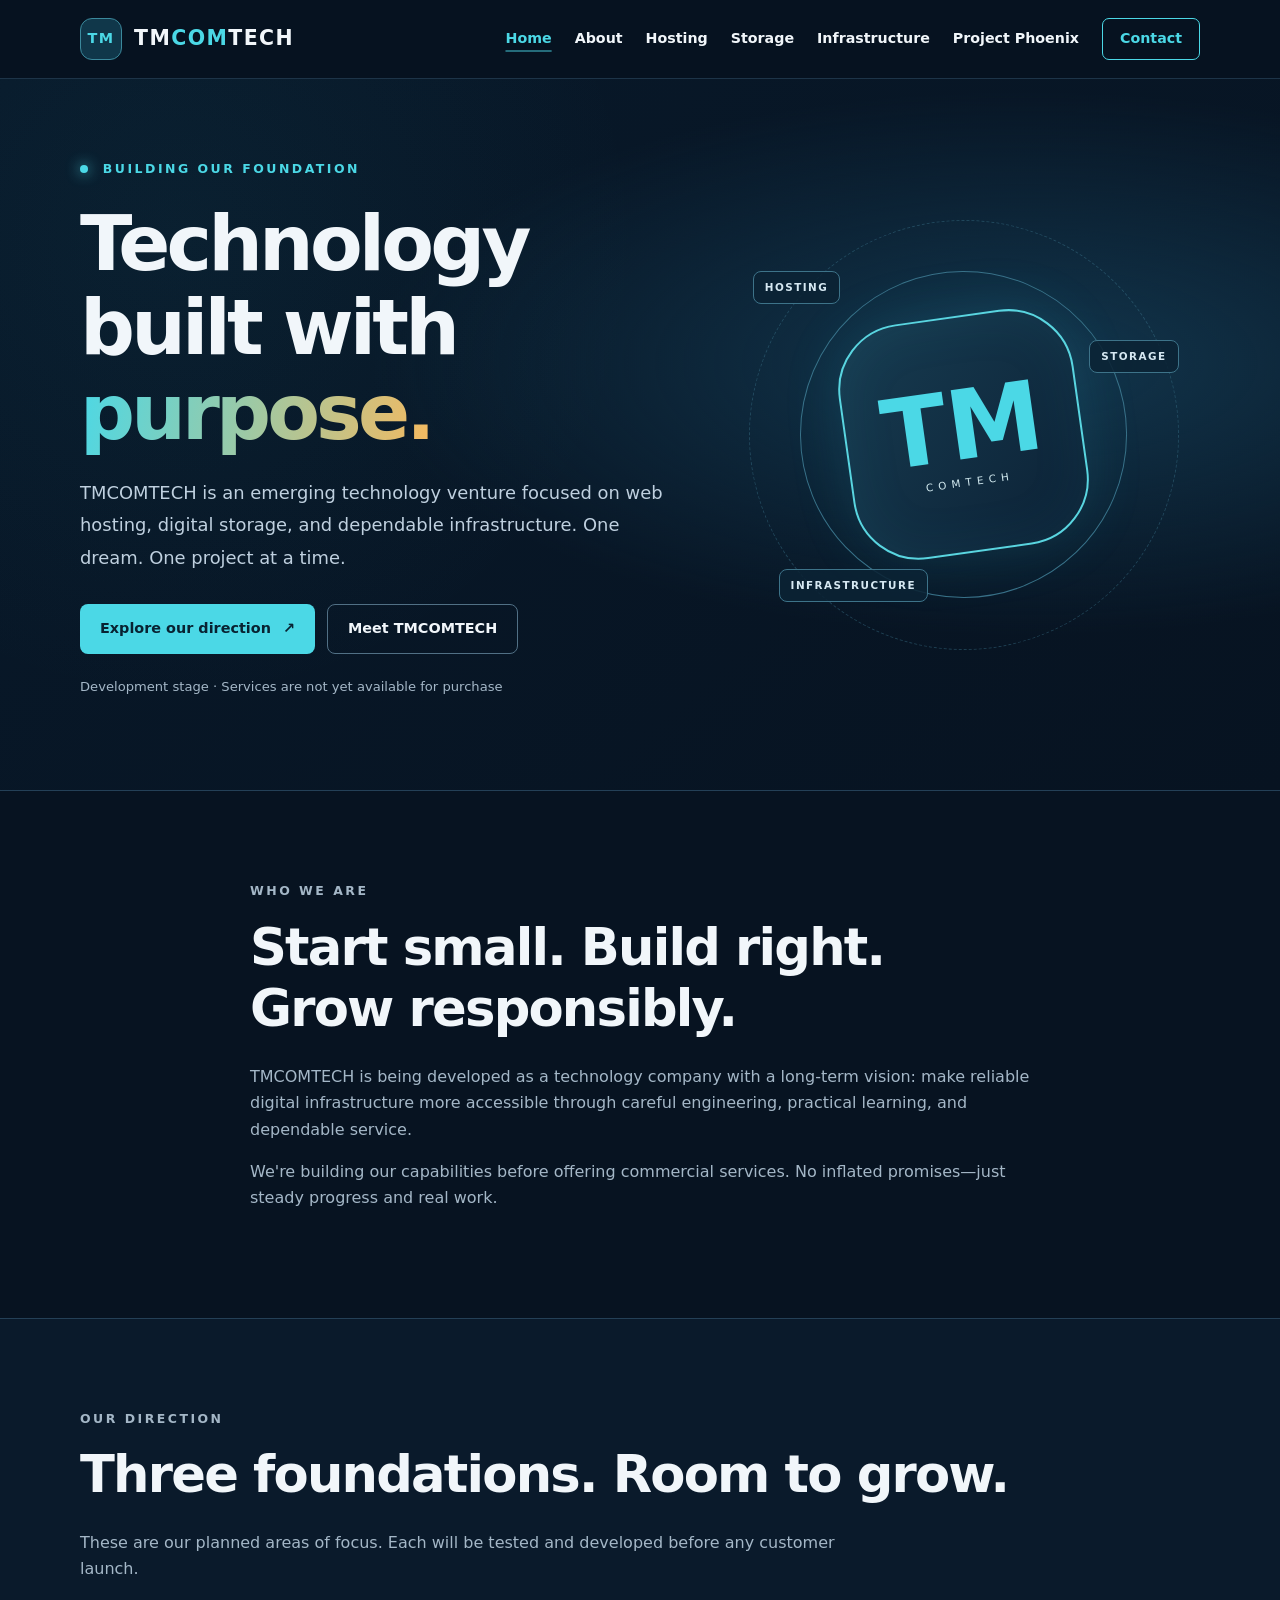
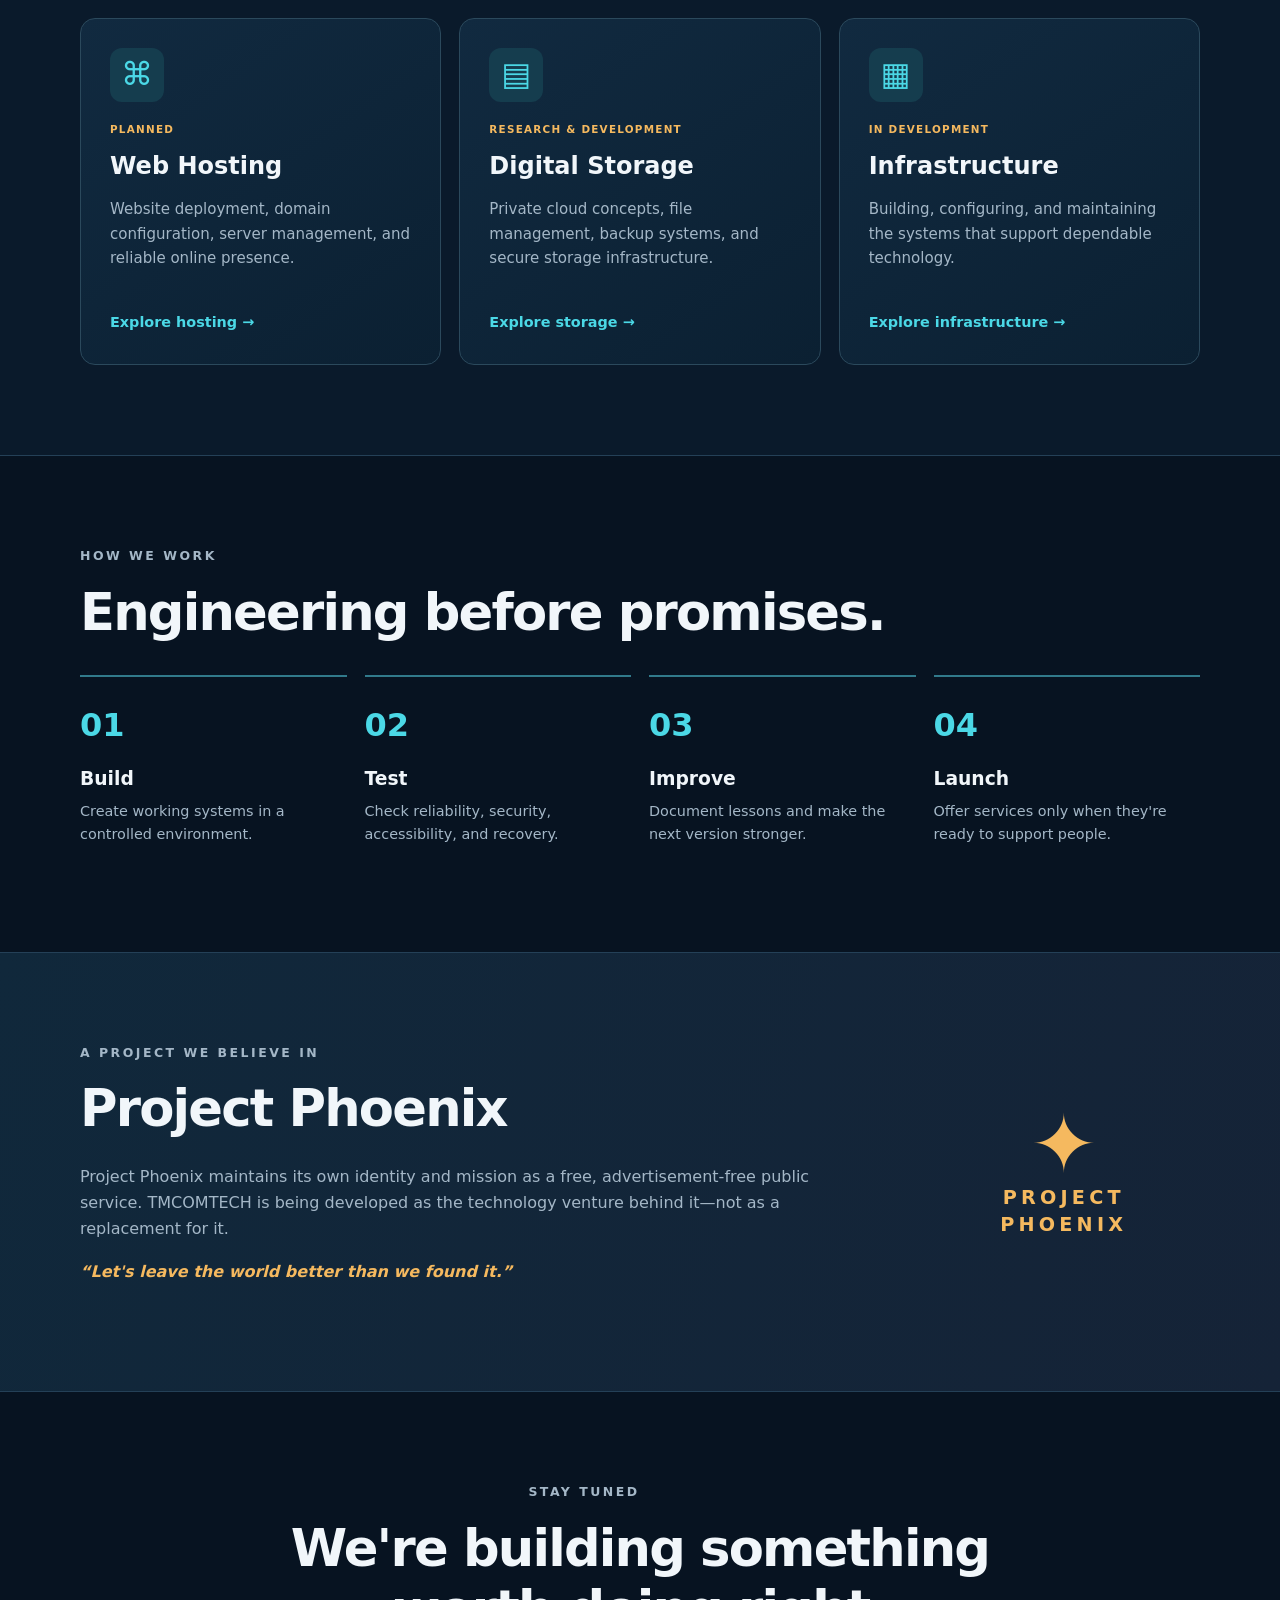
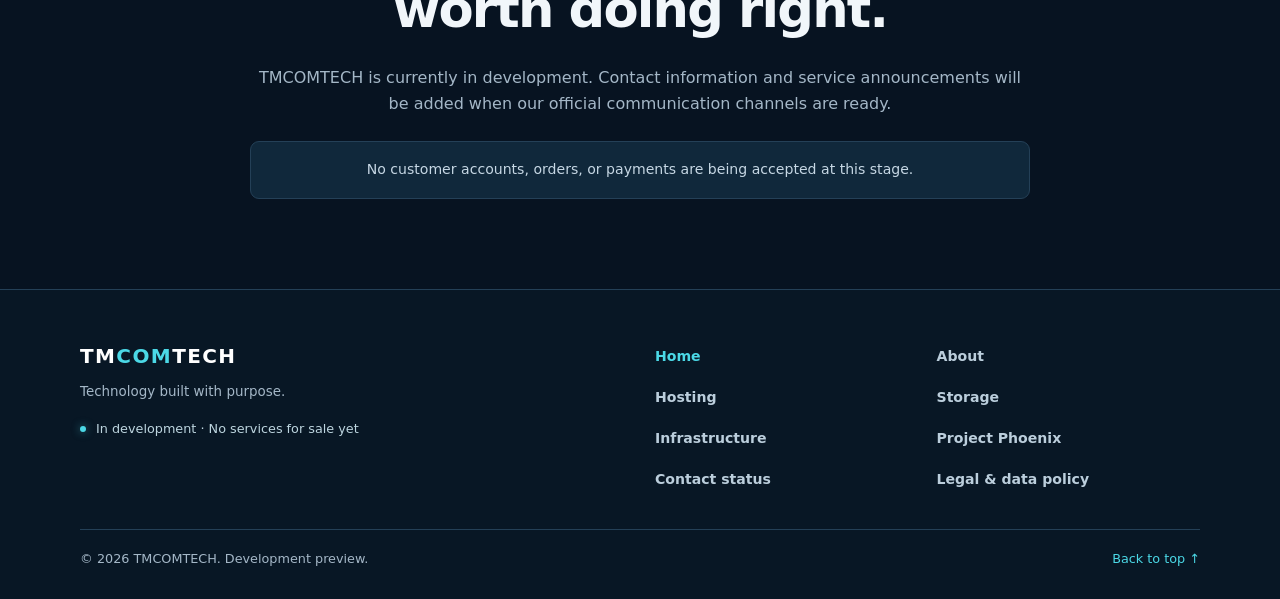
<file: index.html>
<!doctype html>
<html lang="en">
<head>
  <meta charset="utf-8">
  <meta name="viewport" content="width=device-width,initial-scale=1">
  <meta name="theme-color" content="#071321">
  <meta name="description" content="TMCOMTECH is building the future of web hosting, digital storage, and technology infrastructure. Follow our development journey.">
  <title>TMCOMTECH | Hosting • Storage • Infrastructure</title>
  <link rel="icon" type="image/svg+xml" href="assets/favicon.svg"><link rel="stylesheet" href="assets/style.css">
  <script defer src="assets/app.js"></script>
</head>
<body>
<a class="skip" href="#main">Skip to content</a>
<header class="header"><div class="wrap header-inner"><a class="brand" href="index.html" aria-label="TMCOMTECH home"><span class="brand-icon">TM</span><span>TM<span class="accent">COM</span>TECH</span></a><button class="menu-toggle" type="button" aria-expanded="false" aria-controls="site-nav" aria-label="Open navigation">☰</button><nav id="site-nav" aria-label="Main navigation"><a href="index.html">Home</a><a href="about.html">About</a><a href="hosting.html">Hosting</a><a href="storage.html">Storage</a><a href="infrastructure.html">Infrastructure</a><a href="phoenix.html">Project Phoenix</a><a class="nav-contact" href="contact.html">Contact</a></nav></div></header>
<main id="main"><section class="hero" id="home"><div class="wrap hero-grid"><div><p class="eyebrow"><span class="status-dot"></span> BUILDING OUR FOUNDATION</p><h1>Technology built with <span class="gradient">purpose.</span></h1><p class="hero-copy">TMCOMTECH is an emerging technology venture focused on web hosting, digital storage, and dependable infrastructure. One dream. One project at a time.</p><div class="actions"><a class="button primary" href="#services">Explore our direction <span aria-hidden="true">↗</span></a><a class="button secondary" href="about.html">Meet TMCOMTECH</a></div><p class="hero-note">Development stage · Services are not yet available for purchase</p></div><div class="hero-art" aria-hidden="true"><div class="orbit orbit-one"></div><div class="orbit orbit-two"></div><div class="core"><span>TM</span><small>COMTECH</small></div><div class="art-tag tag-one">HOSTING</div><div class="art-tag tag-two">STORAGE</div><div class="art-tag tag-three">INFRASTRUCTURE</div></div></div></section>
<section class="section" id="about"><div class="wrap narrow"><p class="section-kicker">WHO WE ARE</p><h2>Start small. Build right. Grow responsibly.</h2><p>TMCOMTECH is being developed as a technology company with a long-term vision: make reliable digital infrastructure more accessible through careful engineering, practical learning, and dependable service.</p><p>We're building our capabilities before offering commercial services. No inflated promises—just steady progress and real work.</p></div></section>
<section class="section section-dark" id="services"><div class="wrap"><p class="section-kicker">OUR DIRECTION</p><h2>Three foundations. Room to grow.</h2><p class="section-intro">These are our planned areas of focus. Each will be tested and developed before any customer launch.</p><div class="cards"><article class="service-card"><span class="service-icon" aria-hidden="true">⌘</span><span class="pill">PLANNED</span><h3>Web Hosting</h3><p>Website deployment, domain configuration, server management, and reliable online presence.</p><a class="card-foot" href="hosting.html">Explore hosting →</a></article><article class="service-card"><span class="service-icon" aria-hidden="true">▤</span><span class="pill">RESEARCH & DEVELOPMENT</span><h3>Digital Storage</h3><p>Private cloud concepts, file management, backup systems, and secure storage infrastructure.</p><a class="card-foot" href="storage.html">Explore storage →</a></article><article class="service-card"><span class="service-icon" aria-hidden="true">▦</span><span class="pill">IN DEVELOPMENT</span><h3>Infrastructure</h3><p>Building, configuring, and maintaining the systems that support dependable technology.</p><a class="card-foot" href="infrastructure.html">Explore infrastructure →</a></article></div></div></section>
<section class="section" id="approach"><div class="wrap"><p class="section-kicker">HOW WE WORK</p><h2>Engineering before promises.</h2><div class="steps"><div><strong>01</strong><h3>Build</h3><p>Create working systems in a controlled environment.</p></div><div><strong>02</strong><h3>Test</h3><p>Check reliability, security, accessibility, and recovery.</p></div><div><strong>03</strong><h3>Improve</h3><p>Document lessons and make the next version stronger.</p></div><div><strong>04</strong><h3>Launch</h3><p>Offer services only when they're ready to support people.</p></div></div></div></section>
<section class="section phoenix" id="phoenix"><div class="wrap phoenix-grid"><div><p class="section-kicker">A PROJECT WE BELIEVE IN</p><h2>Project Phoenix</h2><p>Project Phoenix maintains its own identity and mission as a free, advertisement-free public service. TMCOMTECH is being developed as the technology venture behind it—not as a replacement for it.</p><p class="promise">“Let's leave the world better than we found it.”</p></div><div class="phoenix-mark" aria-hidden="true">✦<span>PROJECT<br>PHOENIX</span></div></div></section>
<section class="section contact" id="contact"><div class="wrap narrow"><p class="section-kicker">STAY TUNED</p><h2>We're building something worth doing right.</h2><p>TMCOMTECH is currently in development. Contact information and service announcements will be added when our official communication channels are ready.</p><div class="notice">No customer accounts, orders, or payments are being accepted at this stage.</div></div></section></main>
<footer class="site-footer">
  <div class="wrap footer-grid">
    <div class="footer-about">
      <a class="footer-brand" href="index.html" aria-label="TMCOMTECH home">TM<span class="accent">COM</span>TECH</a>
      <p>Technology built with purpose.</p>
      <span class="footer-status"><span class="status-dot" aria-hidden="true"></span> In development · No services for sale yet</span>
    </div>
    <nav class="footer-nav" aria-label="Footer navigation">
      <a href="index.html">Home</a><a href="about.html">About</a>
      <a href="hosting.html">Hosting</a><a href="storage.html">Storage</a>
      <a href="infrastructure.html">Infrastructure</a><a href="phoenix.html">Project Phoenix</a>
      <a href="contact.html">Contact status</a>
      <a href="legal.html">Legal &amp; data policy</a>
    </nav>
  </div>
  <div class="wrap footer-bottom"><span>© <span id="year">2026</span> TMCOMTECH. Development preview.</span><a href="#main">Back to top ↑</a></div>
</footer>
</body></html>
</file>
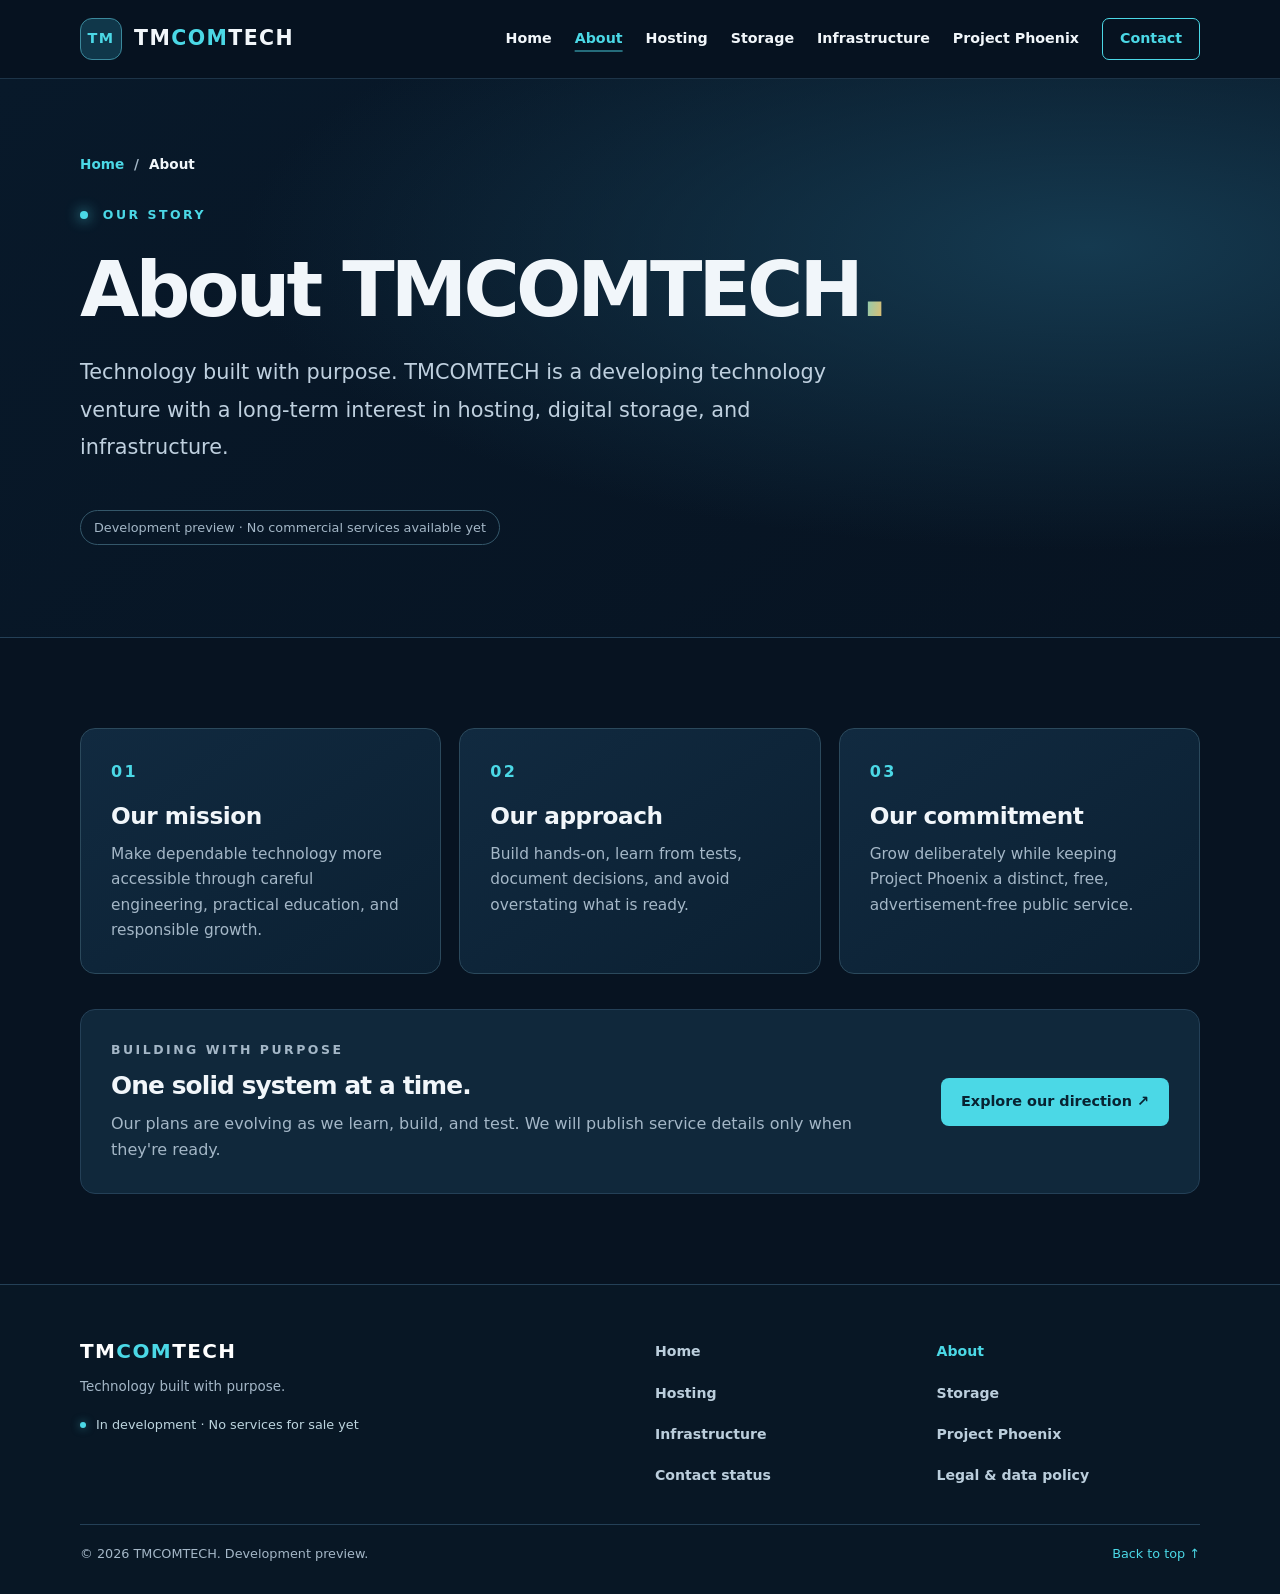
<file: about.html>
<!doctype html><html lang="en"><head><meta charset="utf-8"><meta name="viewport" content="width=device-width,initial-scale=1"><meta name="theme-color" content="#071321"><meta name="description" content="Technology built with purpose. TMCOMTECH is a developing technology venture with a long-term interest in hosting, digital storage, and infrastructure."><title>About TMCOMTECH | TMCOMTECH</title><link rel="icon" type="image/svg+xml" href="assets/favicon.svg"><link rel="stylesheet" href="assets/style.css"><script defer src="assets/app.js"></script></head><body><a class="skip" href="#main">Skip to content</a><header class="header"><div class="wrap header-inner"><a class="brand" href="index.html" aria-label="TMCOMTECH home"><span class="brand-icon">TM</span><span>TM<span class="accent">COM</span>TECH</span></a><button class="menu-toggle" type="button" aria-expanded="false" aria-controls="site-nav" aria-label="Open navigation">☰</button><nav id="site-nav" aria-label="Main navigation"><a href="index.html">Home</a><a href="about.html">About</a><a href="hosting.html">Hosting</a><a href="storage.html">Storage</a><a href="infrastructure.html">Infrastructure</a><a href="phoenix.html">Project Phoenix</a><a class="nav-contact" href="contact.html">Contact</a></nav></div></header><main id="main"><section class="inner-hero"><div class="wrap"><nav class="breadcrumbs" aria-label="Breadcrumb"><a href="index.html">Home</a><span aria-hidden="true">/</span><span aria-current="page">About</span></nav><p class="eyebrow"><span class="status-dot"></span> OUR STORY</p><h1>About TMCOMTECH<span class="gradient">.</span></h1><p class="inner-lead">Technology built with purpose. TMCOMTECH is a developing technology venture with a long-term interest in hosting, digital storage, and infrastructure.</p><span class="preview-label">Development preview · No commercial services available yet</span></div></section><section class="section"><div class="wrap"><div class="detail-grid"><article class="detail-card"><span class="detail-num">01</span><h2>Our mission</h2><p>Make dependable technology more accessible through careful engineering, practical education, and responsible growth.</p></article><article class="detail-card"><span class="detail-num">02</span><h2>Our approach</h2><p>Build hands-on, learn from tests, document decisions, and avoid overstating what is ready.</p></article><article class="detail-card"><span class="detail-num">03</span><h2>Our commitment</h2><p>Grow deliberately while keeping Project Phoenix a distinct, free, advertisement-free public service.</p></article></div><div class="next-panel"><div><p class="section-kicker">BUILDING WITH PURPOSE</p><h2>One solid system at a time.</h2><p>Our plans are evolving as we learn, build, and test. We will publish service details only when they're ready.</p></div><a class="button primary" href="hosting.html">Explore our direction ↗</a></div></div></section></main><footer class="site-footer">
  <div class="wrap footer-grid">
    <div class="footer-about">
      <a class="footer-brand" href="index.html" aria-label="TMCOMTECH home">TM<span class="accent">COM</span>TECH</a>
      <p>Technology built with purpose.</p>
      <span class="footer-status"><span class="status-dot" aria-hidden="true"></span> In development · No services for sale yet</span>
    </div>
    <nav class="footer-nav" aria-label="Footer navigation">
      <a href="index.html">Home</a><a href="about.html">About</a>
      <a href="hosting.html">Hosting</a><a href="storage.html">Storage</a>
      <a href="infrastructure.html">Infrastructure</a><a href="phoenix.html">Project Phoenix</a>
      <a href="contact.html">Contact status</a>
      <a href="legal.html">Legal &amp; data policy</a>
    </nav>
  </div>
  <div class="wrap footer-bottom"><span>© <span id="year">2026</span> TMCOMTECH. Development preview.</span><a href="#main">Back to top ↑</a></div>
</footer></body></html>
</file>
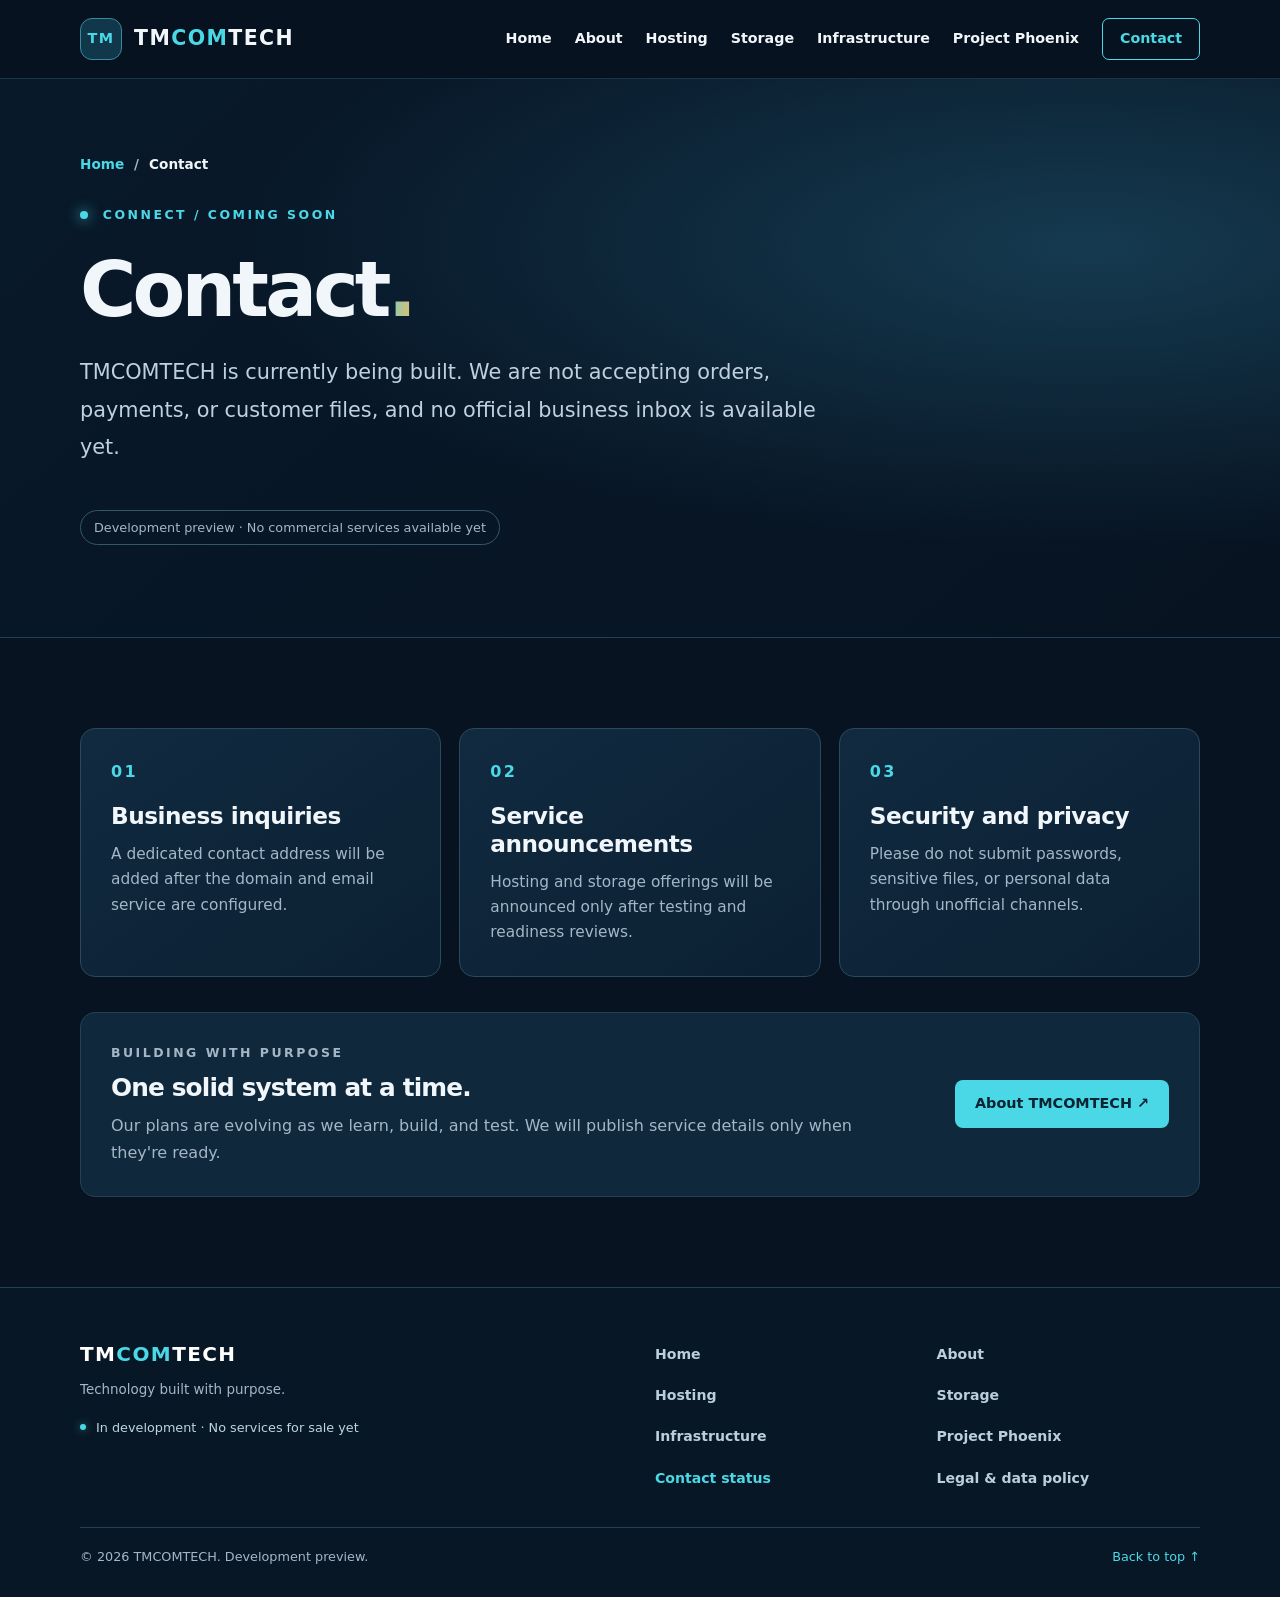
<file: contact.html>
<!doctype html><html lang="en"><head><meta charset="utf-8"><meta name="viewport" content="width=device-width,initial-scale=1"><meta name="theme-color" content="#071321"><meta name="description" content="TMCOMTECH is currently being built. We are not accepting orders, payments, or customer files, and no official business inbox is available yet."><title>Contact | TMCOMTECH</title><link rel="icon" type="image/svg+xml" href="assets/favicon.svg"><link rel="stylesheet" href="assets/style.css"><script defer src="assets/app.js"></script></head><body><a class="skip" href="#main">Skip to content</a><header class="header"><div class="wrap header-inner"><a class="brand" href="index.html" aria-label="TMCOMTECH home"><span class="brand-icon">TM</span><span>TM<span class="accent">COM</span>TECH</span></a><button class="menu-toggle" type="button" aria-expanded="false" aria-controls="site-nav" aria-label="Open navigation">☰</button><nav id="site-nav" aria-label="Main navigation"><a href="index.html">Home</a><a href="about.html">About</a><a href="hosting.html">Hosting</a><a href="storage.html">Storage</a><a href="infrastructure.html">Infrastructure</a><a href="phoenix.html">Project Phoenix</a><a class="nav-contact" href="contact.html">Contact</a></nav></div></header><main id="main"><section class="inner-hero"><div class="wrap"><nav class="breadcrumbs" aria-label="Breadcrumb"><a href="index.html">Home</a><span aria-hidden="true">/</span><span aria-current="page">Contact</span></nav><p class="eyebrow"><span class="status-dot"></span> CONNECT / COMING SOON</p><h1>Contact<span class="gradient">.</span></h1><p class="inner-lead">TMCOMTECH is currently being built. We are not accepting orders, payments, or customer files, and no official business inbox is available yet.</p><span class="preview-label">Development preview · No commercial services available yet</span></div></section><section class="section"><div class="wrap"><div class="detail-grid"><article class="detail-card"><span class="detail-num">01</span><h2>Business inquiries</h2><p>A dedicated contact address will be added after the domain and email service are configured.</p></article><article class="detail-card"><span class="detail-num">02</span><h2>Service announcements</h2><p>Hosting and storage offerings will be announced only after testing and readiness reviews.</p></article><article class="detail-card"><span class="detail-num">03</span><h2>Security and privacy</h2><p>Please do not submit passwords, sensitive files, or personal data through unofficial channels.</p></article></div><div class="next-panel"><div><p class="section-kicker">BUILDING WITH PURPOSE</p><h2>One solid system at a time.</h2><p>Our plans are evolving as we learn, build, and test. We will publish service details only when they're ready.</p></div><a class="button primary" href="about.html">About TMCOMTECH ↗</a></div></div></section></main><footer class="site-footer">
  <div class="wrap footer-grid">
    <div class="footer-about">
      <a class="footer-brand" href="index.html" aria-label="TMCOMTECH home">TM<span class="accent">COM</span>TECH</a>
      <p>Technology built with purpose.</p>
      <span class="footer-status"><span class="status-dot" aria-hidden="true"></span> In development · No services for sale yet</span>
    </div>
    <nav class="footer-nav" aria-label="Footer navigation">
      <a href="index.html">Home</a><a href="about.html">About</a>
      <a href="hosting.html">Hosting</a><a href="storage.html">Storage</a>
      <a href="infrastructure.html">Infrastructure</a><a href="phoenix.html">Project Phoenix</a>
      <a href="contact.html">Contact status</a>
      <a href="legal.html">Legal &amp; data policy</a>
    </nav>
  </div>
  <div class="wrap footer-bottom"><span>© <span id="year">2026</span> TMCOMTECH. Development preview.</span><a href="#main">Back to top ↑</a></div>
</footer></body></html>
</file>
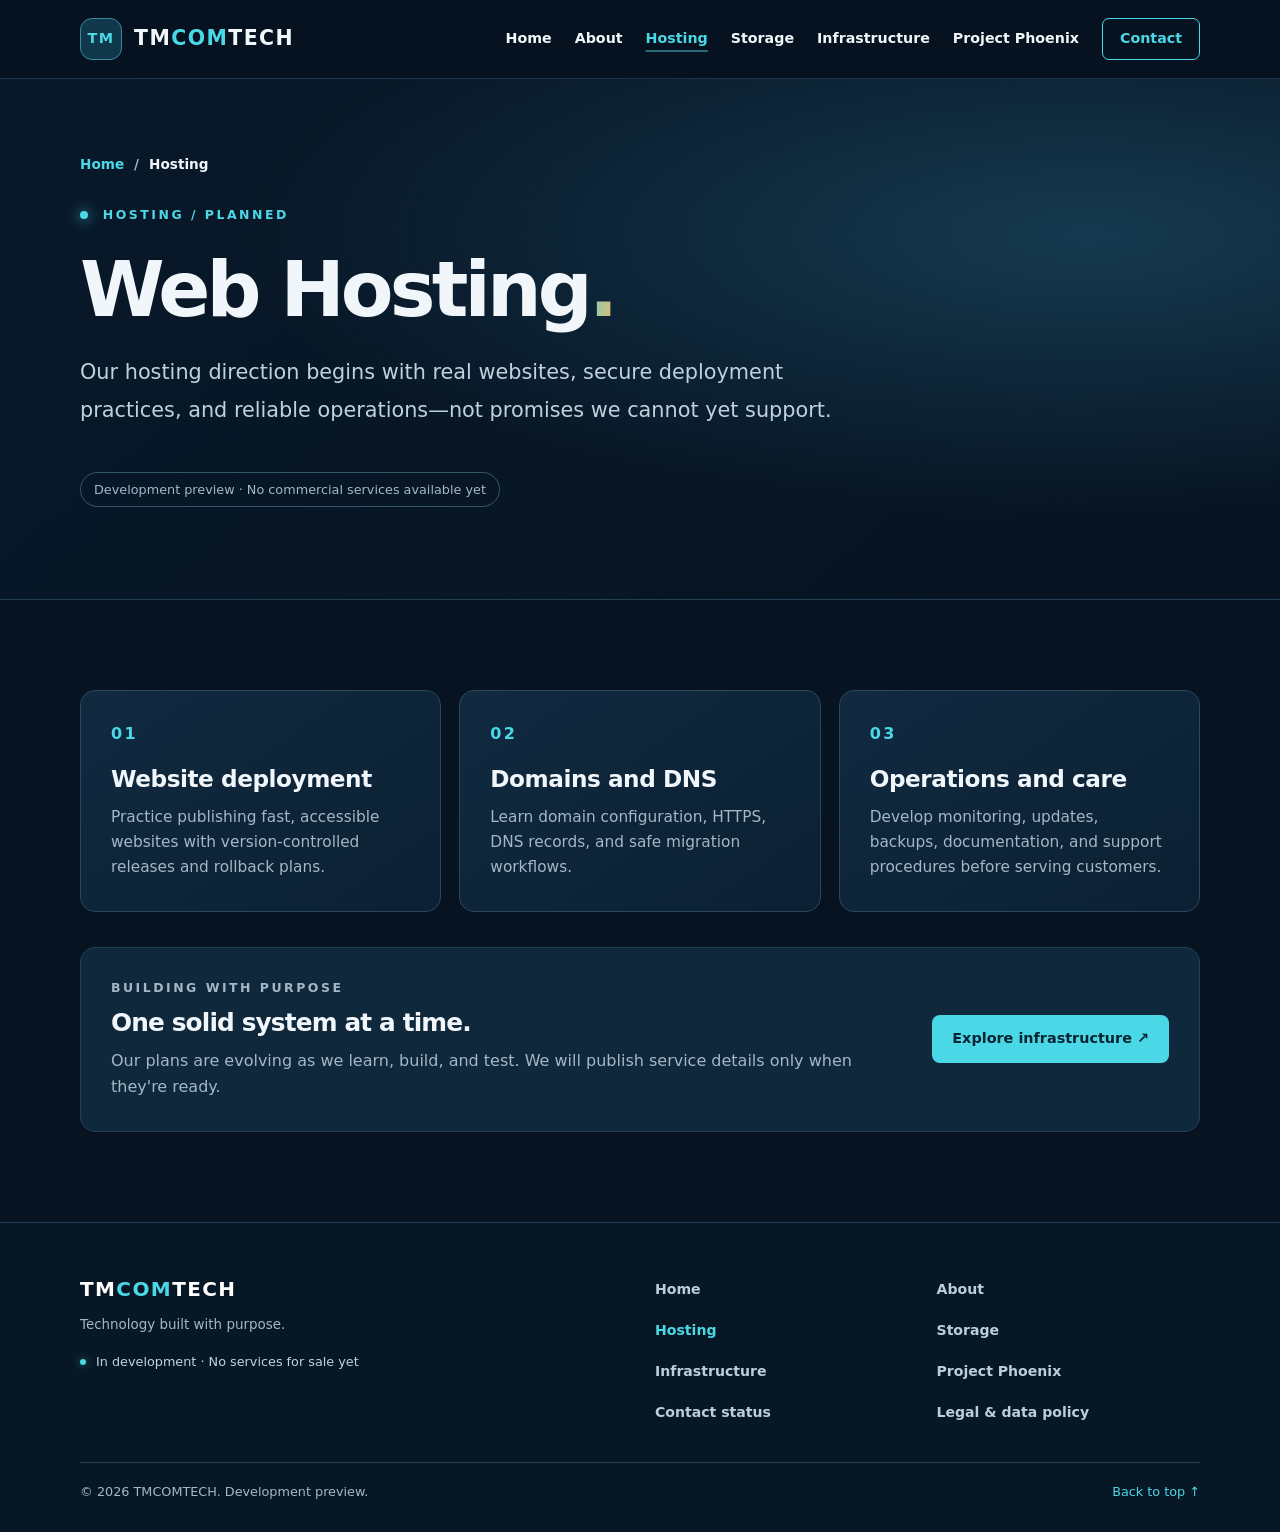
<file: hosting.html>
<!doctype html><html lang="en"><head><meta charset="utf-8"><meta name="viewport" content="width=device-width,initial-scale=1"><meta name="theme-color" content="#071321"><meta name="description" content="Our hosting direction begins with real websites, secure deployment practices, and reliable operations—not promises we cannot yet support."><title>Web Hosting | TMCOMTECH</title><link rel="icon" type="image/svg+xml" href="assets/favicon.svg"><link rel="stylesheet" href="assets/style.css"><script defer src="assets/app.js"></script></head><body><a class="skip" href="#main">Skip to content</a><header class="header"><div class="wrap header-inner"><a class="brand" href="index.html" aria-label="TMCOMTECH home"><span class="brand-icon">TM</span><span>TM<span class="accent">COM</span>TECH</span></a><button class="menu-toggle" type="button" aria-expanded="false" aria-controls="site-nav" aria-label="Open navigation">☰</button><nav id="site-nav" aria-label="Main navigation"><a href="index.html">Home</a><a href="about.html">About</a><a href="hosting.html">Hosting</a><a href="storage.html">Storage</a><a href="infrastructure.html">Infrastructure</a><a href="phoenix.html">Project Phoenix</a><a class="nav-contact" href="contact.html">Contact</a></nav></div></header><main id="main"><section class="inner-hero"><div class="wrap"><nav class="breadcrumbs" aria-label="Breadcrumb"><a href="index.html">Home</a><span aria-hidden="true">/</span><span aria-current="page">Hosting</span></nav><p class="eyebrow"><span class="status-dot"></span> HOSTING / PLANNED</p><h1>Web Hosting<span class="gradient">.</span></h1><p class="inner-lead">Our hosting direction begins with real websites, secure deployment practices, and reliable operations—not promises we cannot yet support.</p><span class="preview-label">Development preview · No commercial services available yet</span></div></section><section class="section"><div class="wrap"><div class="detail-grid"><article class="detail-card"><span class="detail-num">01</span><h2>Website deployment</h2><p>Practice publishing fast, accessible websites with version-controlled releases and rollback plans.</p></article><article class="detail-card"><span class="detail-num">02</span><h2>Domains and DNS</h2><p>Learn domain configuration, HTTPS, DNS records, and safe migration workflows.</p></article><article class="detail-card"><span class="detail-num">03</span><h2>Operations and care</h2><p>Develop monitoring, updates, backups, documentation, and support procedures before serving customers.</p></article></div><div class="next-panel"><div><p class="section-kicker">BUILDING WITH PURPOSE</p><h2>One solid system at a time.</h2><p>Our plans are evolving as we learn, build, and test. We will publish service details only when they're ready.</p></div><a class="button primary" href="infrastructure.html">Explore infrastructure ↗</a></div></div></section></main><footer class="site-footer">
  <div class="wrap footer-grid">
    <div class="footer-about">
      <a class="footer-brand" href="index.html" aria-label="TMCOMTECH home">TM<span class="accent">COM</span>TECH</a>
      <p>Technology built with purpose.</p>
      <span class="footer-status"><span class="status-dot" aria-hidden="true"></span> In development · No services for sale yet</span>
    </div>
    <nav class="footer-nav" aria-label="Footer navigation">
      <a href="index.html">Home</a><a href="about.html">About</a>
      <a href="hosting.html">Hosting</a><a href="storage.html">Storage</a>
      <a href="infrastructure.html">Infrastructure</a><a href="phoenix.html">Project Phoenix</a>
      <a href="contact.html">Contact status</a>
      <a href="legal.html">Legal &amp; data policy</a>
    </nav>
  </div>
  <div class="wrap footer-bottom"><span>© <span id="year">2026</span> TMCOMTECH. Development preview.</span><a href="#main">Back to top ↑</a></div>
</footer></body></html>
</file>
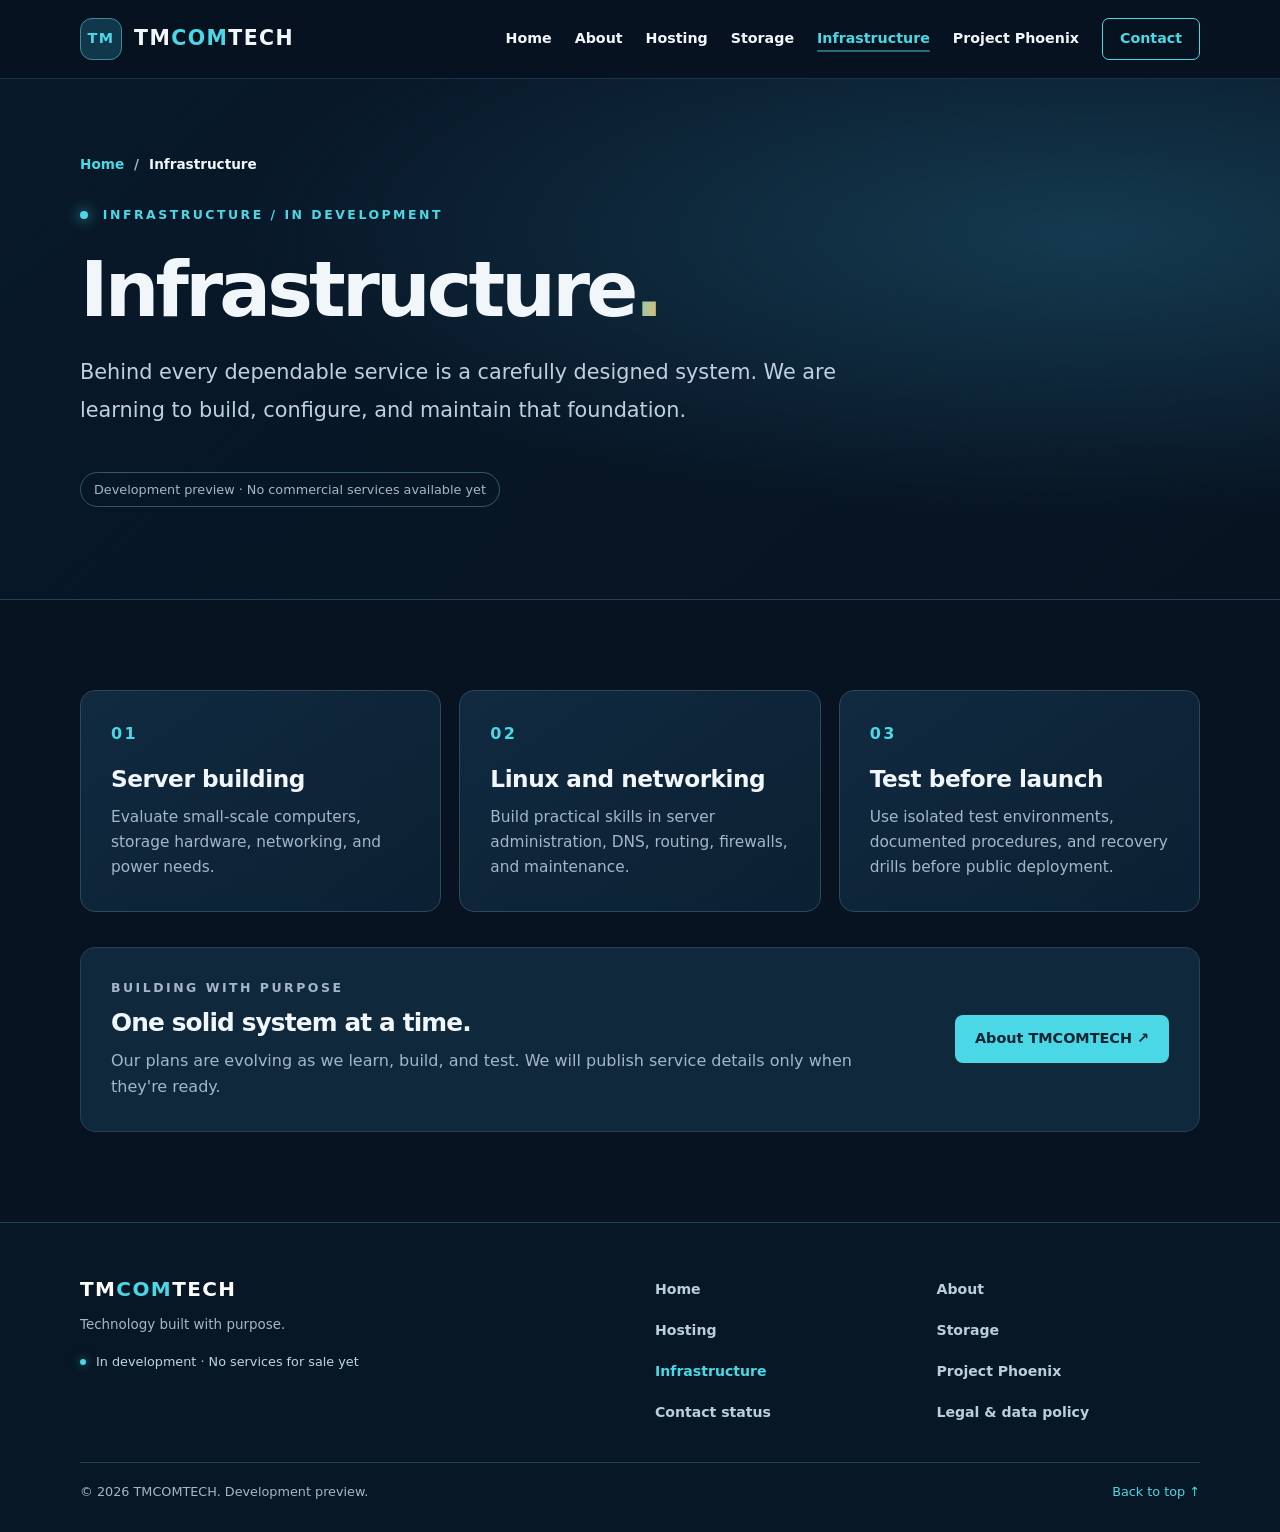
<file: infrastructure.html>
<!doctype html><html lang="en"><head><meta charset="utf-8"><meta name="viewport" content="width=device-width,initial-scale=1"><meta name="theme-color" content="#071321"><meta name="description" content="Behind every dependable service is a carefully designed system. We are learning to build, configure, and maintain that foundation."><title>Infrastructure | TMCOMTECH</title><link rel="icon" type="image/svg+xml" href="assets/favicon.svg"><link rel="stylesheet" href="assets/style.css"><script defer src="assets/app.js"></script></head><body><a class="skip" href="#main">Skip to content</a><header class="header"><div class="wrap header-inner"><a class="brand" href="index.html" aria-label="TMCOMTECH home"><span class="brand-icon">TM</span><span>TM<span class="accent">COM</span>TECH</span></a><button class="menu-toggle" type="button" aria-expanded="false" aria-controls="site-nav" aria-label="Open navigation">☰</button><nav id="site-nav" aria-label="Main navigation"><a href="index.html">Home</a><a href="about.html">About</a><a href="hosting.html">Hosting</a><a href="storage.html">Storage</a><a href="infrastructure.html">Infrastructure</a><a href="phoenix.html">Project Phoenix</a><a class="nav-contact" href="contact.html">Contact</a></nav></div></header><main id="main"><section class="inner-hero"><div class="wrap"><nav class="breadcrumbs" aria-label="Breadcrumb"><a href="index.html">Home</a><span aria-hidden="true">/</span><span aria-current="page">Infrastructure</span></nav><p class="eyebrow"><span class="status-dot"></span> INFRASTRUCTURE / IN DEVELOPMENT</p><h1>Infrastructure<span class="gradient">.</span></h1><p class="inner-lead">Behind every dependable service is a carefully designed system. We are learning to build, configure, and maintain that foundation.</p><span class="preview-label">Development preview · No commercial services available yet</span></div></section><section class="section"><div class="wrap"><div class="detail-grid"><article class="detail-card"><span class="detail-num">01</span><h2>Server building</h2><p>Evaluate small-scale computers, storage hardware, networking, and power needs.</p></article><article class="detail-card"><span class="detail-num">02</span><h2>Linux and networking</h2><p>Build practical skills in server administration, DNS, routing, firewalls, and maintenance.</p></article><article class="detail-card"><span class="detail-num">03</span><h2>Test before launch</h2><p>Use isolated test environments, documented procedures, and recovery drills before public deployment.</p></article></div><div class="next-panel"><div><p class="section-kicker">BUILDING WITH PURPOSE</p><h2>One solid system at a time.</h2><p>Our plans are evolving as we learn, build, and test. We will publish service details only when they're ready.</p></div><a class="button primary" href="about.html">About TMCOMTECH ↗</a></div></div></section></main><footer class="site-footer">
  <div class="wrap footer-grid">
    <div class="footer-about">
      <a class="footer-brand" href="index.html" aria-label="TMCOMTECH home">TM<span class="accent">COM</span>TECH</a>
      <p>Technology built with purpose.</p>
      <span class="footer-status"><span class="status-dot" aria-hidden="true"></span> In development · No services for sale yet</span>
    </div>
    <nav class="footer-nav" aria-label="Footer navigation">
      <a href="index.html">Home</a><a href="about.html">About</a>
      <a href="hosting.html">Hosting</a><a href="storage.html">Storage</a>
      <a href="infrastructure.html">Infrastructure</a><a href="phoenix.html">Project Phoenix</a>
      <a href="contact.html">Contact status</a>
      <a href="legal.html">Legal &amp; data policy</a>
    </nav>
  </div>
  <div class="wrap footer-bottom"><span>© <span id="year">2026</span> TMCOMTECH. Development preview.</span><a href="#main">Back to top ↑</a></div>
</footer></body></html>
</file>
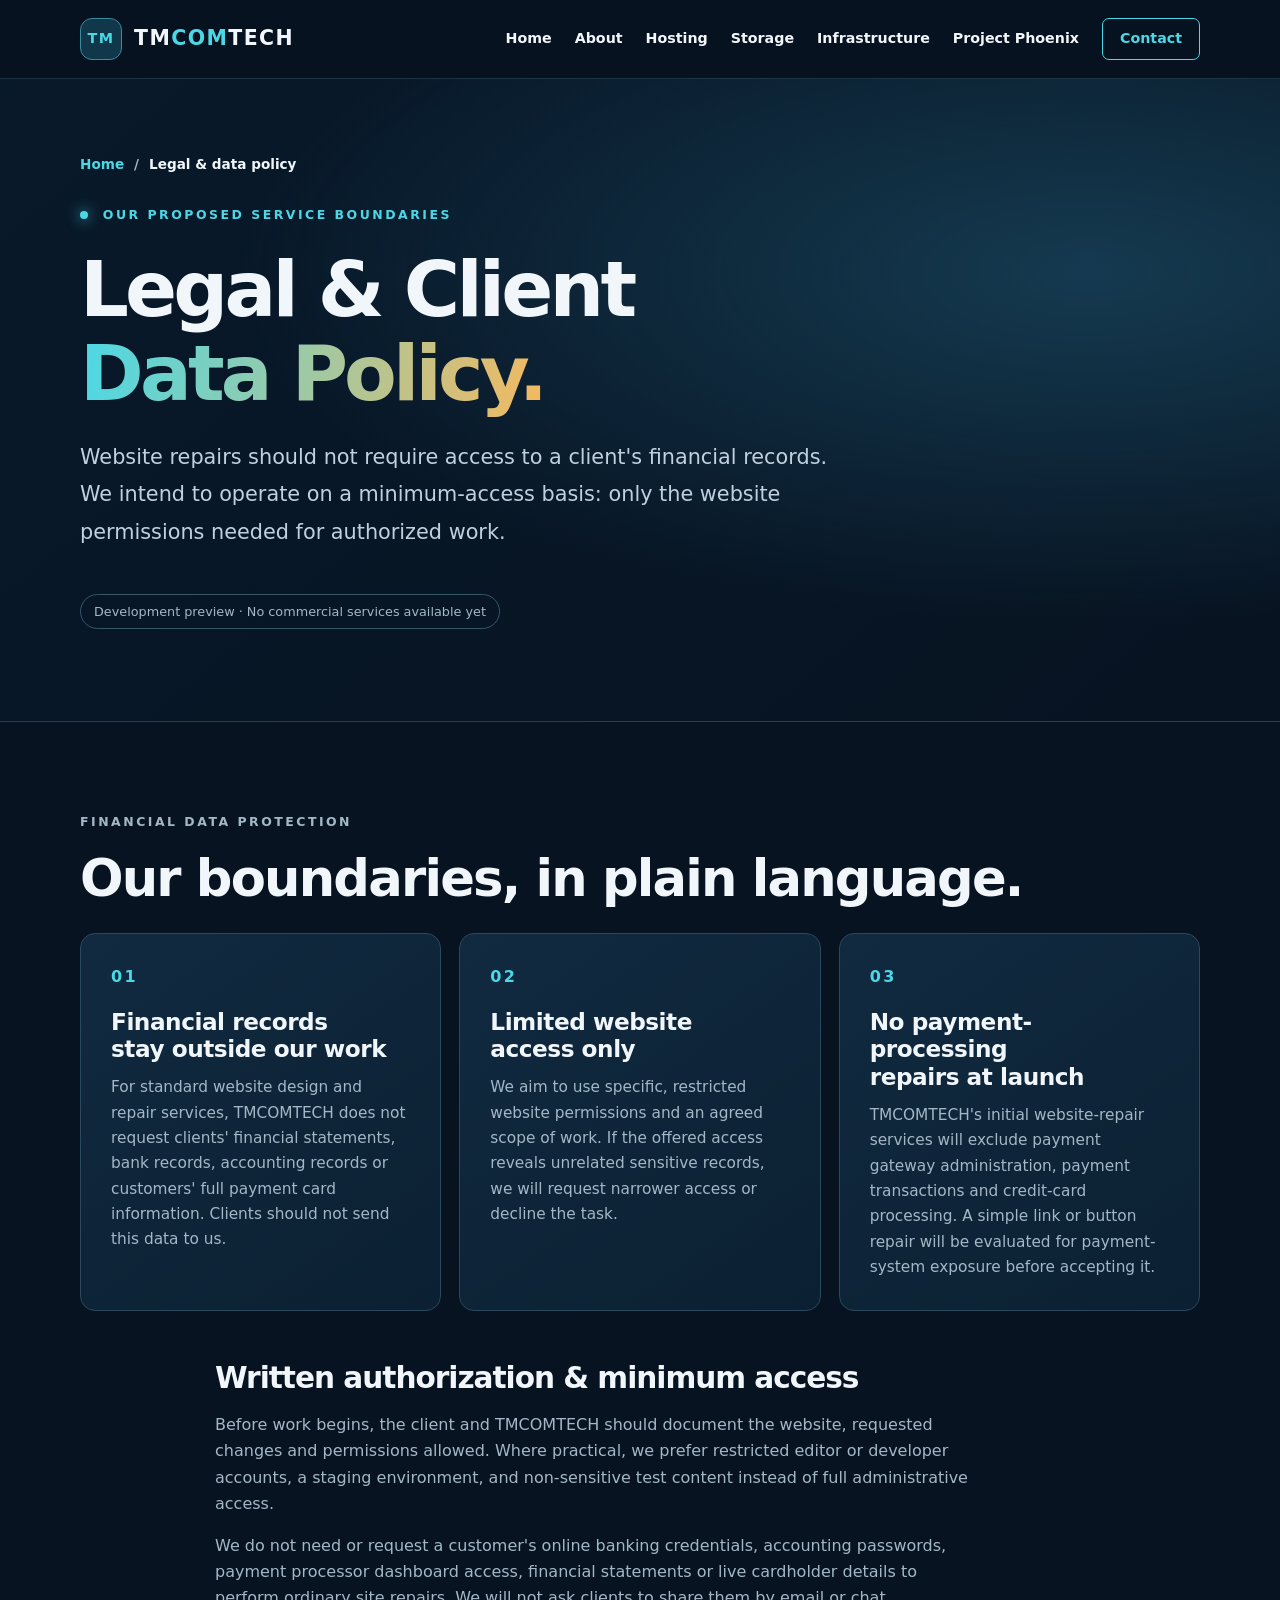
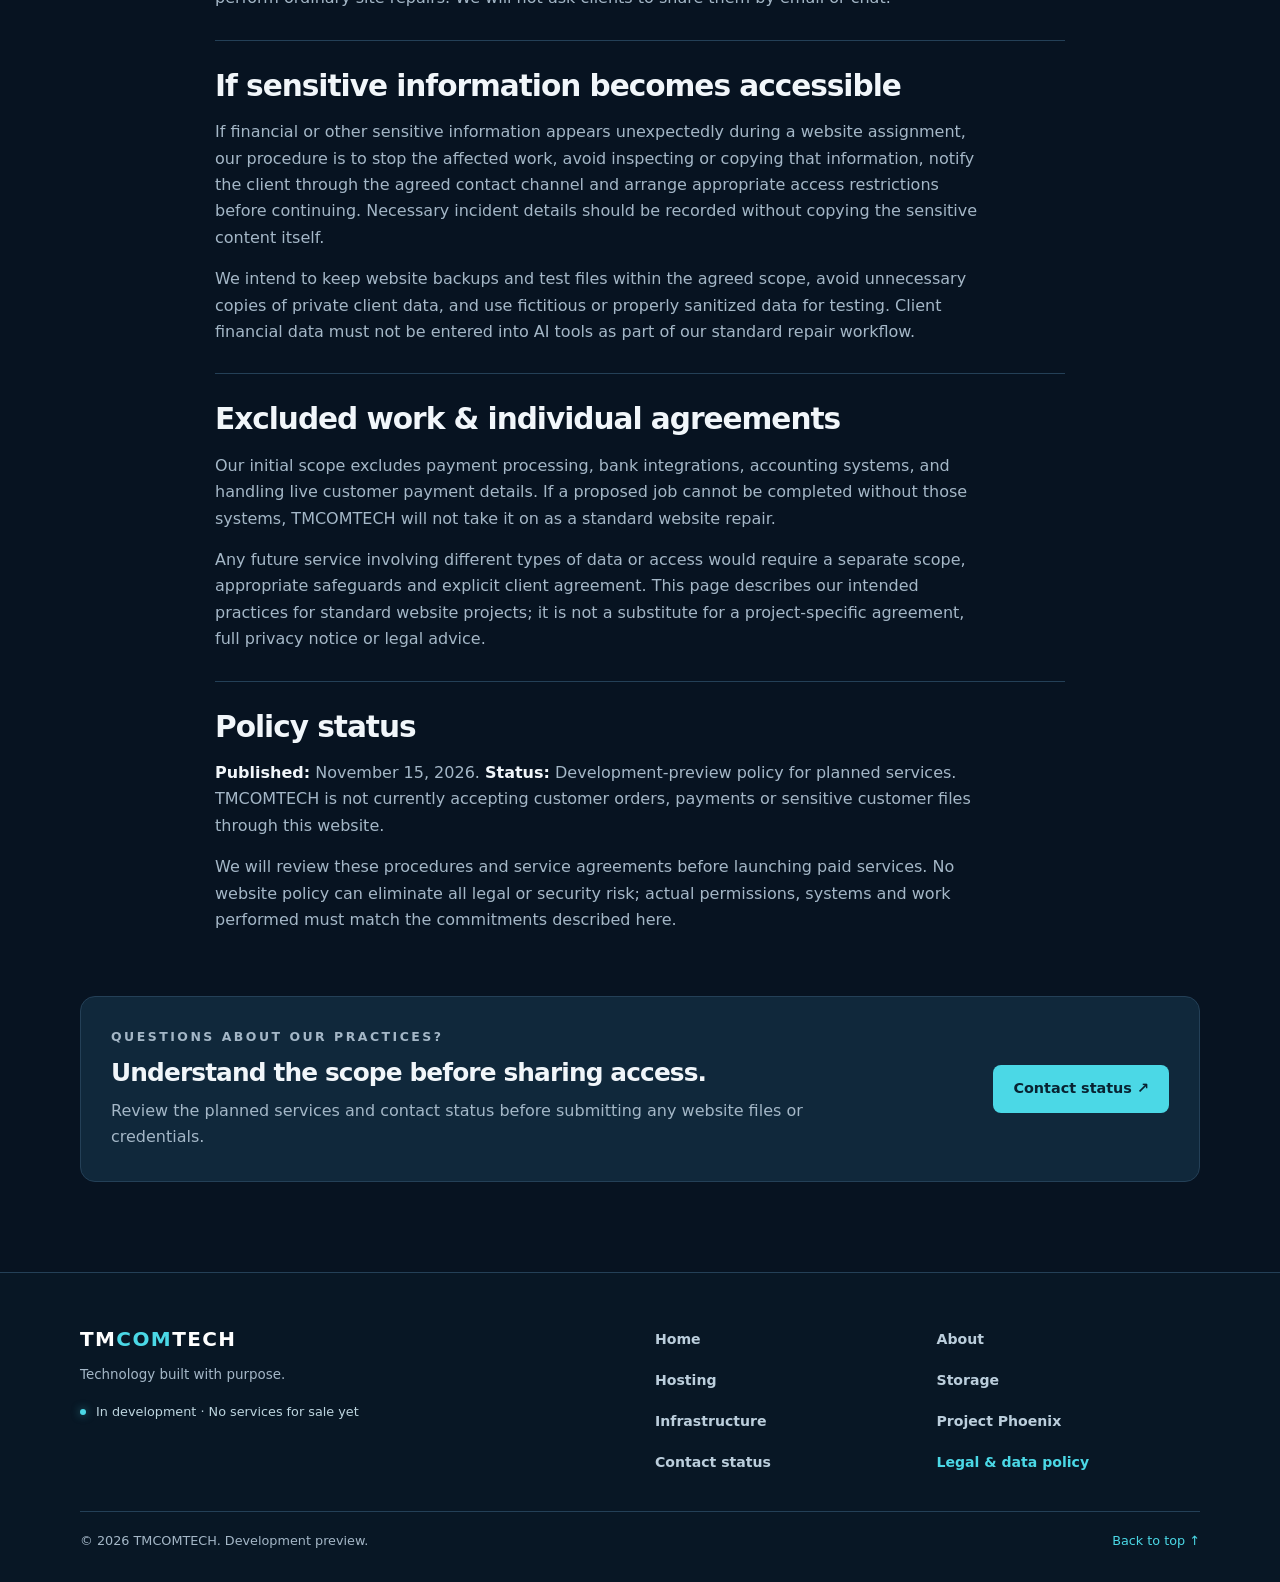
<file: legal.html>
<!doctype html><html lang="en"><head><meta charset="utf-8"><meta name="viewport" content="width=device-width,initial-scale=1"><meta name="theme-color" content="#071321"><meta name="description" content="TMCOMTECH's proposed website services use restricted access and avoid clients' banking, accounting and payment card data."><title>Legal &amp; Client Data Policy | TMCOMTECH</title><link rel="icon" type="image/svg+xml" href="assets/favicon.svg"><link rel="stylesheet" href="assets/style.css"><script defer src="assets/app.js"></script></head><body><a class="skip" href="#main">Skip to content</a><header class="header"><div class="wrap header-inner"><a class="brand" href="index.html" aria-label="TMCOMTECH home"><span class="brand-icon">TM</span><span>TM<span class="accent">COM</span>TECH</span></a><button class="menu-toggle" type="button" aria-expanded="false" aria-controls="site-nav" aria-label="Open navigation">☰</button><nav id="site-nav" aria-label="Main navigation"><a href="index.html">Home</a><a href="about.html">About</a><a href="hosting.html">Hosting</a><a href="storage.html">Storage</a><a href="infrastructure.html">Infrastructure</a><a href="phoenix.html">Project Phoenix</a><a class="nav-contact" href="contact.html">Contact</a></nav></div></header>
<main id="main">
  <section class="inner-hero">
    <div class="wrap">
      <nav class="breadcrumbs" aria-label="Breadcrumb">
        <a href="index.html">Home</a><span aria-hidden="true">/</span><span aria-current="page">Legal &amp; data policy</span>
      </nav>
      <p class="eyebrow"><span class="status-dot" aria-hidden="true"></span> OUR PROPOSED SERVICE BOUNDARIES</p>
      <h1>Legal &amp; Client <span class="gradient">Data Policy.</span></h1>
      <p class="inner-lead">Website repairs should not require access to a client's financial records. We intend to operate on a minimum-access basis: only the website permissions needed for authorized work.</p>
      <span class="preview-label">Development preview · No commercial services available yet</span>
    </div>
  </section>

  <section class="section" aria-labelledby="policy-summary">
    <div class="wrap">
      <p class="section-kicker">FINANCIAL DATA PROTECTION</p>
      <h2 id="policy-summary">Our boundaries, in plain language.</h2>
      <div class="detail-grid">
        <article class="detail-card">
          <span class="detail-num">01</span>
          <h2>Financial records stay outside our work</h2>
          <p>For standard website design and repair services, TMCOMTECH does not request clients' financial statements, bank records, accounting records or customers' full payment card information. Clients should not send this data to us.</p>
        </article>
        <article class="detail-card">
          <span class="detail-num">02</span>
          <h2>Limited website access only</h2>
          <p>We aim to use specific, restricted website permissions and an agreed scope of work. If the offered access reveals unrelated sensitive records, we will request narrower access or decline the task.</p>
        </article>
        <article class="detail-card">
          <span class="detail-num">03</span>
          <h2>No payment-processing repairs at launch</h2>
          <p>TMCOMTECH's initial website-repair services will exclude payment gateway administration, payment transactions and credit-card processing. A simple link or button repair will be evaluated for payment-system exposure before accepting it.</p>
        </article>
      </div>
      <div class="policy-content">
        <section class="policy-section" aria-labelledby="authorized-work">
          <h2 id="authorized-work">Written authorization &amp; minimum access</h2>
          <p>Before work begins, the client and TMCOMTECH should document the website, requested changes and permissions allowed. Where practical, we prefer restricted editor or developer accounts, a staging environment, and non-sensitive test content instead of full administrative access.</p>
          <p>We do not need or request a customer's online banking credentials, accounting passwords, payment processor dashboard access, financial statements or live cardholder details to perform ordinary site repairs. We will not ask clients to share them by email or chat.</p>
        </section>
        <section class="policy-section" aria-labelledby="safe-handling">
          <h2 id="safe-handling">If sensitive information becomes accessible</h2>
          <p>If financial or other sensitive information appears unexpectedly during a website assignment, our procedure is to stop the affected work, avoid inspecting or copying that information, notify the client through the agreed contact channel and arrange appropriate access restrictions before continuing. Necessary incident details should be recorded without copying the sensitive content itself.</p>
          <p>We intend to keep website backups and test files within the agreed scope, avoid unnecessary copies of private client data, and use fictitious or properly sanitized data for testing. Client financial data must not be entered into AI tools as part of our standard repair workflow.</p>
        </section>
        <section class="policy-section" aria-labelledby="services-excluded">
          <h2 id="services-excluded">Excluded work &amp; individual agreements</h2>
          <p>Our initial scope excludes payment processing, bank integrations, accounting systems, and handling live customer payment details. If a proposed job cannot be completed without those systems, TMCOMTECH will not take it on as a standard website repair.</p>
          <p>Any future service involving different types of data or access would require a separate scope, appropriate safeguards and explicit client agreement. This page describes our intended practices for standard website projects; it is not a substitute for a project-specific agreement, full privacy notice or legal advice.</p>
        </section>
        <section class="policy-section" aria-labelledby="policy-status">
          <h2 id="policy-status">Policy status</h2>
          <p><strong>Published:</strong> November 15, 2026. <strong>Status:</strong> Development-preview policy for planned services. TMCOMTECH is not currently accepting customer orders, payments or sensitive customer files through this website.</p>
          <p>We will review these procedures and service agreements before launching paid services. No website policy can eliminate all legal or security risk; actual permissions, systems and work performed must match the commitments described here.</p>
        </section>
      </div>
      <div class="next-panel">
        <div>
          <p class="section-kicker">QUESTIONS ABOUT OUR PRACTICES?</p>
          <h2>Understand the scope before sharing access.</h2>
          <p>Review the planned services and contact status before submitting any website files or credentials.</p>
        </div>
        <a class="button primary" href="contact.html">Contact status ↗</a>
      </div>
    </div>
  </section>
</main>
<footer class="site-footer">
  <div class="wrap footer-grid">
    <div class="footer-about">
      <a class="footer-brand" href="index.html" aria-label="TMCOMTECH home">TM<span class="accent">COM</span>TECH</a>
      <p>Technology built with purpose.</p>
      <span class="footer-status"><span class="status-dot" aria-hidden="true"></span> In development · No services for sale yet</span>
    </div>
    <nav class="footer-nav" aria-label="Footer navigation">
      <a href="index.html">Home</a><a href="about.html">About</a>
      <a href="hosting.html">Hosting</a><a href="storage.html">Storage</a>
      <a href="infrastructure.html">Infrastructure</a><a href="phoenix.html">Project Phoenix</a>
      <a href="contact.html">Contact status</a>
      <a href="legal.html">Legal &amp; data policy</a>
    </nav>
  </div>
  <div class="wrap footer-bottom"><span>© <span id="year">2026</span> TMCOMTECH. Development preview.</span><a href="#main">Back to top ↑</a></div>
</footer></body></html>
</file>
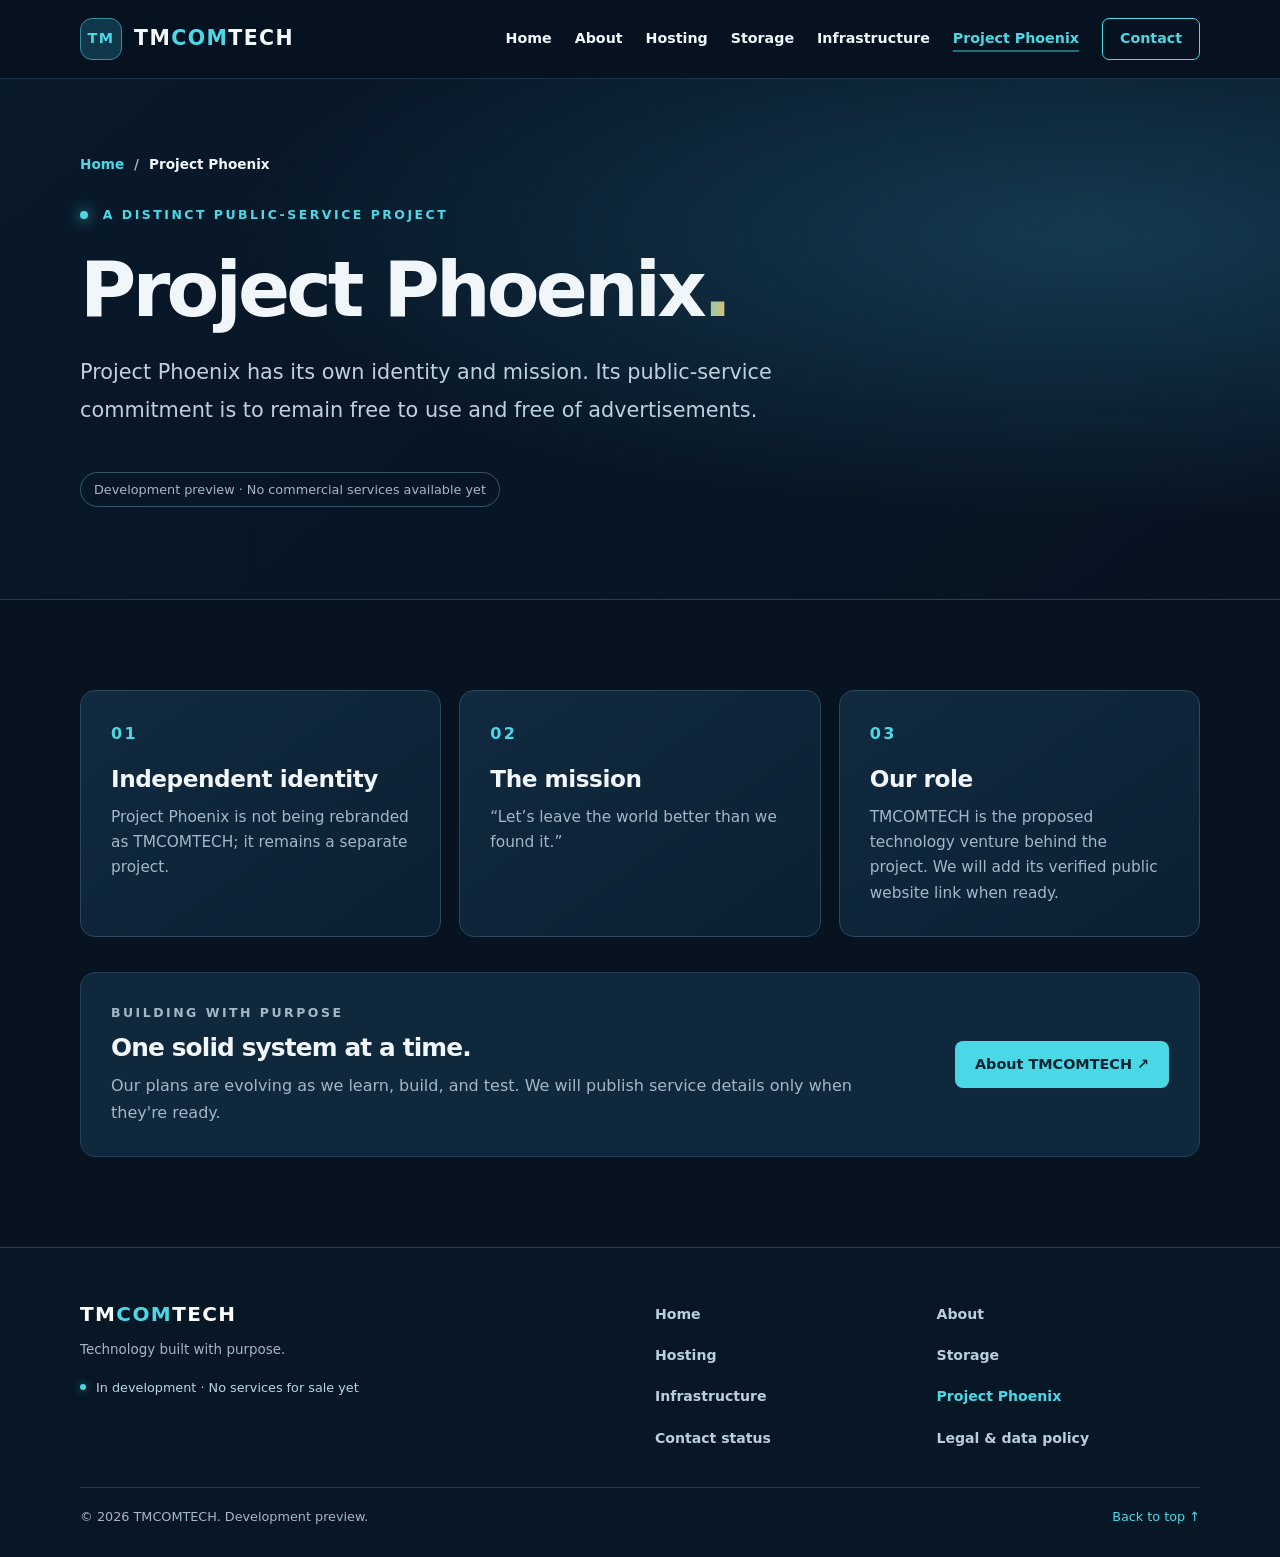
<file: phoenix.html>
<!doctype html><html lang="en"><head><meta charset="utf-8"><meta name="viewport" content="width=device-width,initial-scale=1"><meta name="theme-color" content="#071321"><meta name="description" content="Project Phoenix has its own identity and mission. Its public-service commitment is to remain free to use and free of advertisements."><title>Project Phoenix | TMCOMTECH</title><link rel="icon" type="image/svg+xml" href="assets/favicon.svg"><link rel="stylesheet" href="assets/style.css"><script defer src="assets/app.js"></script></head><body><a class="skip" href="#main">Skip to content</a><header class="header"><div class="wrap header-inner"><a class="brand" href="index.html" aria-label="TMCOMTECH home"><span class="brand-icon">TM</span><span>TM<span class="accent">COM</span>TECH</span></a><button class="menu-toggle" type="button" aria-expanded="false" aria-controls="site-nav" aria-label="Open navigation">☰</button><nav id="site-nav" aria-label="Main navigation"><a href="index.html">Home</a><a href="about.html">About</a><a href="hosting.html">Hosting</a><a href="storage.html">Storage</a><a href="infrastructure.html">Infrastructure</a><a href="phoenix.html">Project Phoenix</a><a class="nav-contact" href="contact.html">Contact</a></nav></div></header><main id="main"><section class="inner-hero"><div class="wrap"><nav class="breadcrumbs" aria-label="Breadcrumb"><a href="index.html">Home</a><span aria-hidden="true">/</span><span aria-current="page">Project Phoenix</span></nav><p class="eyebrow"><span class="status-dot"></span> A DISTINCT PUBLIC-SERVICE PROJECT</p><h1>Project Phoenix<span class="gradient">.</span></h1><p class="inner-lead">Project Phoenix has its own identity and mission. Its public-service commitment is to remain free to use and free of advertisements.</p><span class="preview-label">Development preview · No commercial services available yet</span></div></section><section class="section"><div class="wrap"><div class="detail-grid"><article class="detail-card"><span class="detail-num">01</span><h2>Independent identity</h2><p>Project Phoenix is not being rebranded as TMCOMTECH; it remains a separate project.</p></article><article class="detail-card"><span class="detail-num">02</span><h2>The mission</h2><p>“Let’s leave the world better than we found it.”</p></article><article class="detail-card"><span class="detail-num">03</span><h2>Our role</h2><p>TMCOMTECH is the proposed technology venture behind the project. We will add its verified public website link when ready.</p></article></div><div class="next-panel"><div><p class="section-kicker">BUILDING WITH PURPOSE</p><h2>One solid system at a time.</h2><p>Our plans are evolving as we learn, build, and test. We will publish service details only when they're ready.</p></div><a class="button primary" href="about.html">About TMCOMTECH ↗</a></div></div></section></main><footer class="site-footer">
  <div class="wrap footer-grid">
    <div class="footer-about">
      <a class="footer-brand" href="index.html" aria-label="TMCOMTECH home">TM<span class="accent">COM</span>TECH</a>
      <p>Technology built with purpose.</p>
      <span class="footer-status"><span class="status-dot" aria-hidden="true"></span> In development · No services for sale yet</span>
    </div>
    <nav class="footer-nav" aria-label="Footer navigation">
      <a href="index.html">Home</a><a href="about.html">About</a>
      <a href="hosting.html">Hosting</a><a href="storage.html">Storage</a>
      <a href="infrastructure.html">Infrastructure</a><a href="phoenix.html">Project Phoenix</a>
      <a href="contact.html">Contact status</a>
      <a href="legal.html">Legal &amp; data policy</a>
    </nav>
  </div>
  <div class="wrap footer-bottom"><span>© <span id="year">2026</span> TMCOMTECH. Development preview.</span><a href="#main">Back to top ↑</a></div>
</footer></body></html>
</file>
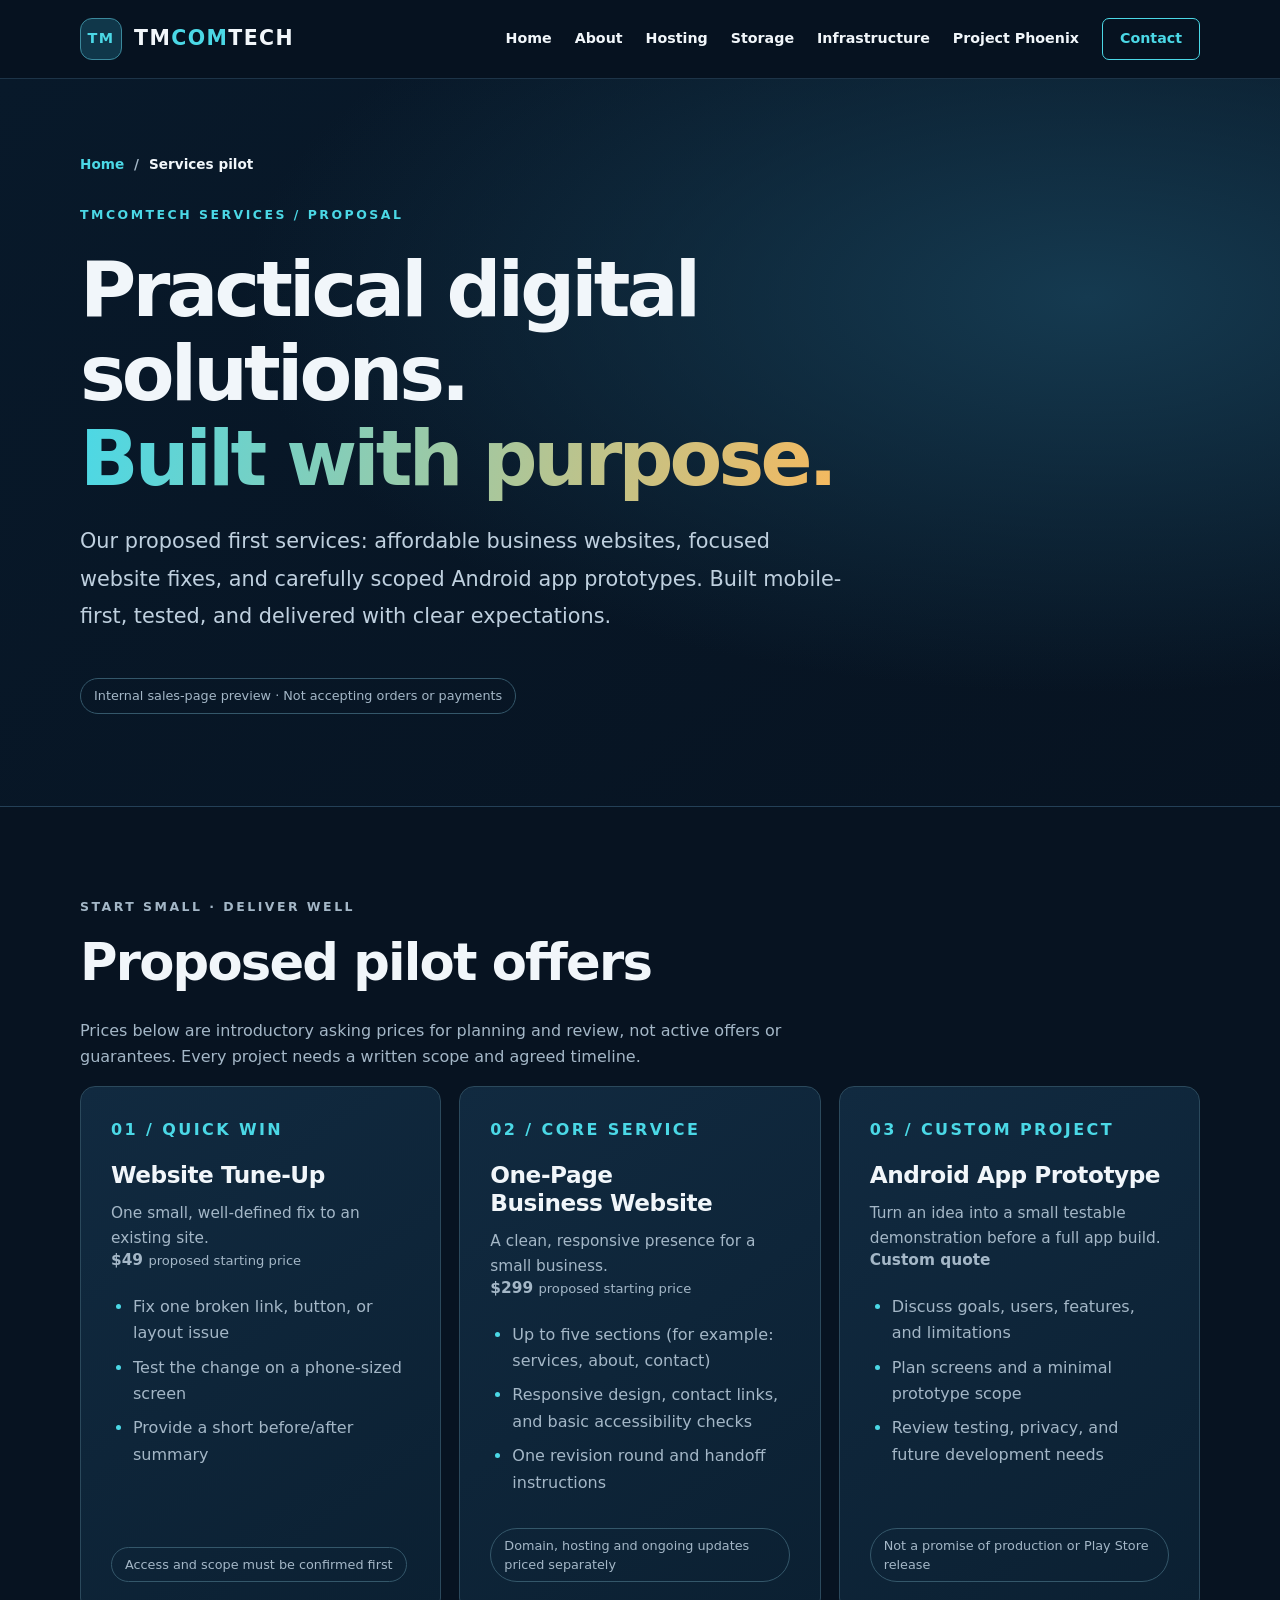
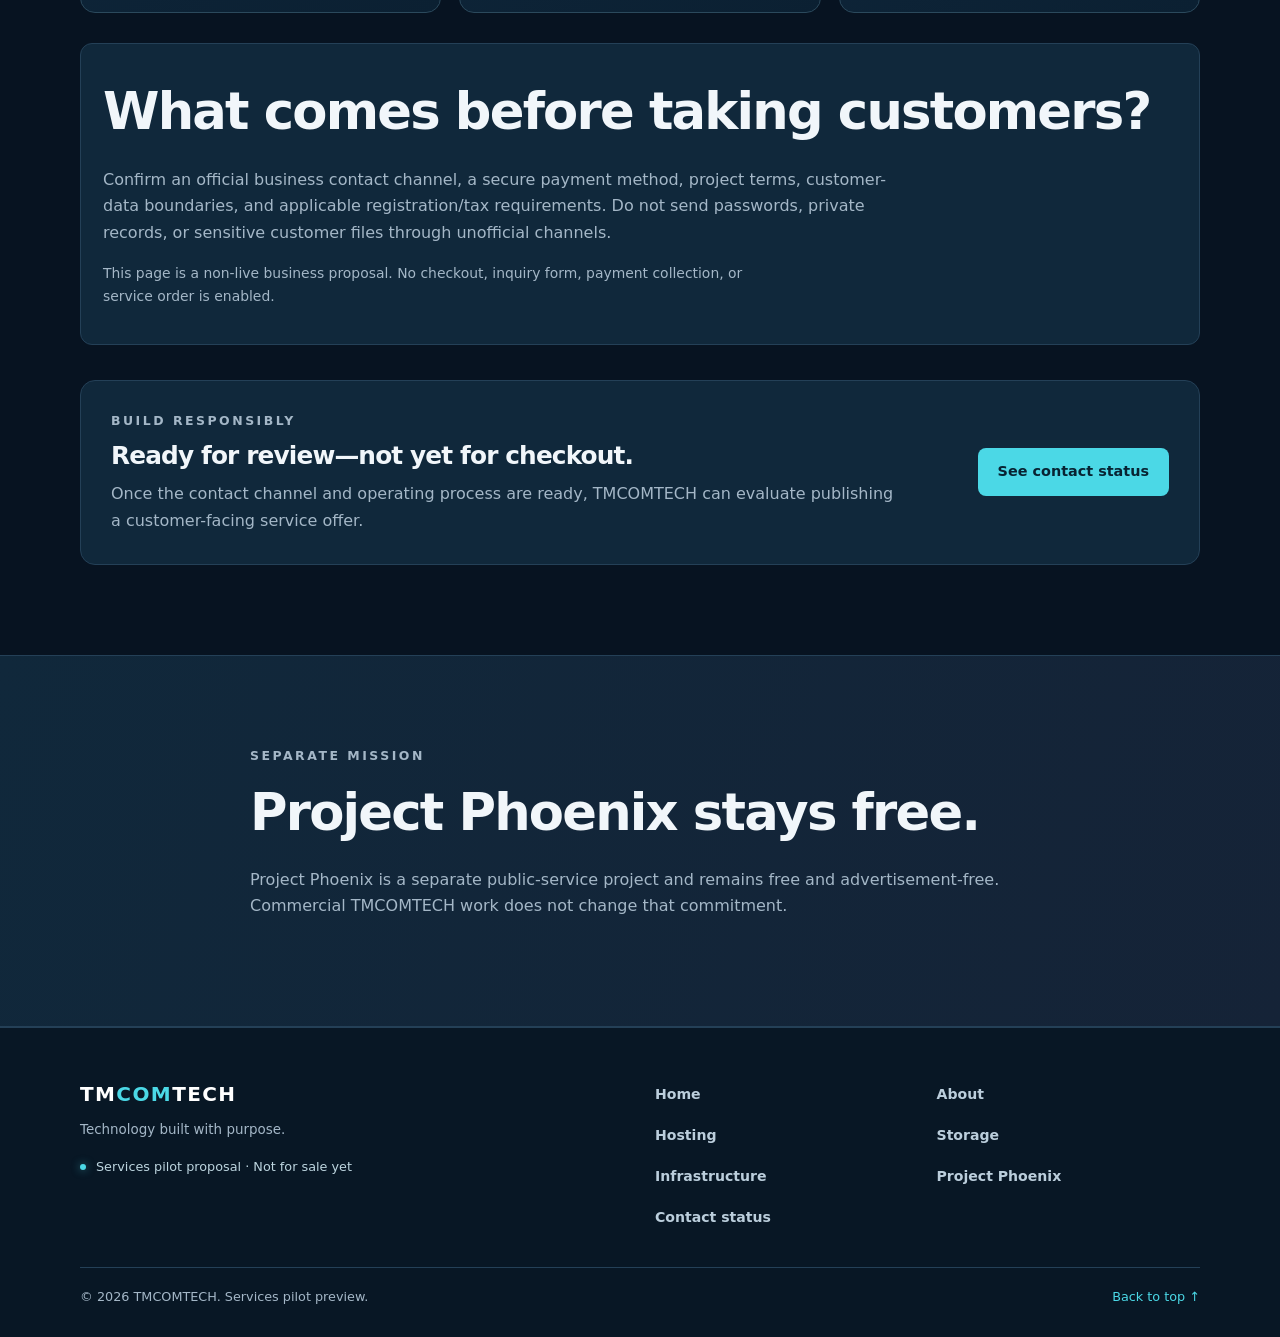
<file: services.html>
<!doctype html>
<html lang="en">
<head>
<meta charset="utf-8">
<meta name="viewport" content="width=device-width,initial-scale=1">
<meta name="theme-color" content="#071321">
<meta name="description" content="Preview TMCOMTECH Services: small business websites, website repairs, and Android app prototypes. Pricing and availability are proposals; no orders or payments are accepted yet.">
<title>Services Pilot Preview | TMCOMTECH</title>
<link rel="icon" type="image/svg+xml" href="assets/favicon.svg">
<link rel="stylesheet" href="assets/style.css">
<script defer src="assets/app.js"></script>
<style>
.offer-price{font-size:2rem;line-height:1.2;font-weight:800;color:var(--text);margin:18px 0 8px}
.offer-price small{font-size:.82rem;font-weight:500;color:var(--muted)}
.offer-details{margin:16px 0 24px;padding-left:22px;color:var(--muted)}
.offer-details li{margin:8px 0}
.offer-details li::marker{color:var(--cyan)}
.offer-card{display:flex;flex-direction:column}
.offer-card .preview-label{align-self:flex-start;margin-top:auto}
.fine-print{font-size:.87rem;color:var(--muted)}
.offer-note{background:#10283b;border:1px solid var(--line);padding:22px;border-radius:12px;margin-top:30px}
</style>
</head>
<body>
<a class="skip" href="#main">Skip to content</a>
<header class="header">
<div class="wrap header-inner">
<a class="brand" href="index.html" aria-label="TMCOMTECH home"><span class="brand-icon">TM</span><span>TM<span class="accent">COM</span>TECH</span></a>
<button class="menu-toggle" type="button" aria-expanded="false" aria-controls="site-nav" aria-label="Open navigation">☰</button>
<nav id="site-nav" aria-label="Main navigation">
<a href="index.html">Home</a><a href="about.html">About</a><a href="hosting.html">Hosting</a><a href="storage.html">Storage</a><a href="infrastructure.html">Infrastructure</a><a href="phoenix.html">Project Phoenix</a><a href="contact.html" class="nav-contact">Contact</a>
</nav></div></header>
<main id="main">
<section class="inner-hero">
<div class="wrap">
<nav class="breadcrumbs" aria-label="Breadcrumb"><a href="index.html">Home</a><span aria-hidden="true">/</span><span aria-current="page">Services pilot</span></nav>
<p class="eyebrow">TMCOMTECH SERVICES / PROPOSAL</p>
<h1>Practical digital solutions.<br><span class="gradient">Built with purpose.</span></h1>
<p class="inner-lead">Our proposed first services: affordable business websites, focused website fixes, and carefully scoped Android app prototypes. Built mobile-first, tested, and delivered with clear expectations.</p>
<span class="preview-label">Internal sales-page preview · Not accepting orders or payments</span>
</div></section>
<section class="section">
<div class="wrap">
<p class="section-kicker">START SMALL · DELIVER WELL</p>
<h2>Proposed pilot offers</h2>
<p class="section-intro">Prices below are introductory asking prices for planning and review, not active offers or guarantees. Every project needs a written scope and agreed timeline.</p>
<div class="detail-grid">
<article class="detail-card offer-card">
<span class="detail-num">01 / QUICK WIN</span>
<h2>Website Tune-Up</h2>
<p>One small, well-defined fix to an existing site.</p>
<p class="offer-price">$49 <small>proposed starting price</small></p>
<ul class="offer-details">
<li>Fix one broken link, button, or layout issue</li>
<li>Test the change on a phone-sized screen</li>
<li>Provide a short before/after summary</li>
</ul>
<span class="preview-label">Access and scope must be confirmed first</span>
</article>
<article class="detail-card offer-card">
<span class="detail-num">02 / CORE SERVICE</span>
<h2>One-Page Business Website</h2>
<p>A clean, responsive presence for a small business.</p>
<p class="offer-price">$299 <small>proposed starting price</small></p>
<ul class="offer-details">
<li>Up to five sections (for example: services, about, contact)</li>
<li>Responsive design, contact links, and basic accessibility checks</li>
<li>One revision round and handoff instructions</li>
</ul>
<span class="preview-label">Domain, hosting and ongoing updates priced separately</span>
</article>
<article class="detail-card offer-card">
<span class="detail-num">03 / CUSTOM PROJECT</span>
<h2>Android App Prototype</h2>
<p>Turn an idea into a small testable demonstration before a full app build.</p>
<p class="offer-price">Custom quote</p>
<ul class="offer-details">
<li>Discuss goals, users, features, and limitations</li>
<li>Plan screens and a minimal prototype scope</li>
<li>Review testing, privacy, and future development needs</li>
</ul>
<span class="preview-label">Not a promise of production or Play Store release</span>
</article>
</div>
<div class="offer-note">
<h2>What comes before taking customers?</h2>
<p>Confirm an official business contact channel, a secure payment method, project terms, customer-data boundaries, and applicable registration/tax requirements. Do not send passwords, private records, or sensitive customer files through unofficial channels.</p>
<p class="fine-print">This page is a non-live business proposal. No checkout, inquiry form, payment collection, or service order is enabled.</p>
</div>
<div class="next-panel"><div><p class="section-kicker">BUILD RESPONSIBLY</p><h2>Ready for review—not yet for checkout.</h2><p>Once the contact channel and operating process are ready, TMCOMTECH can evaluate publishing a customer-facing service offer.</p></div><a class="button primary" href="contact.html">See contact status</a></div>
</div></section>
<section class="section phoenix"><div class="wrap narrow"><p class="section-kicker">SEPARATE MISSION</p><h2>Project Phoenix stays free.</h2><p>Project Phoenix is a separate public-service project and remains free and advertisement-free. Commercial TMCOMTECH work does not change that commitment.</p></div></section>
</main>
<footer class="site-footer">
<div class="wrap footer-grid">
<div class="footer-about"><a class="footer-brand" href="index.html">TM<span class="accent">COM</span>TECH</a><p>Technology built with purpose.</p><span class="footer-status"><span class="status-dot" aria-hidden="true"></span> Services pilot proposal · Not for sale yet</span></div>
<nav class="footer-nav" aria-label="Footer navigation"><a href="index.html">Home</a><a href="about.html">About</a><a href="hosting.html">Hosting</a><a href="storage.html">Storage</a><a href="infrastructure.html">Infrastructure</a><a href="phoenix.html">Project Phoenix</a><a href="contact.html">Contact status</a></nav>
</div>
<div class="wrap footer-bottom"><span>© <span id="year">2026</span> TMCOMTECH. Services pilot preview.</span><a href="#main">Back to top ↑</a></div>
</footer>
</body>
</html>
</file>
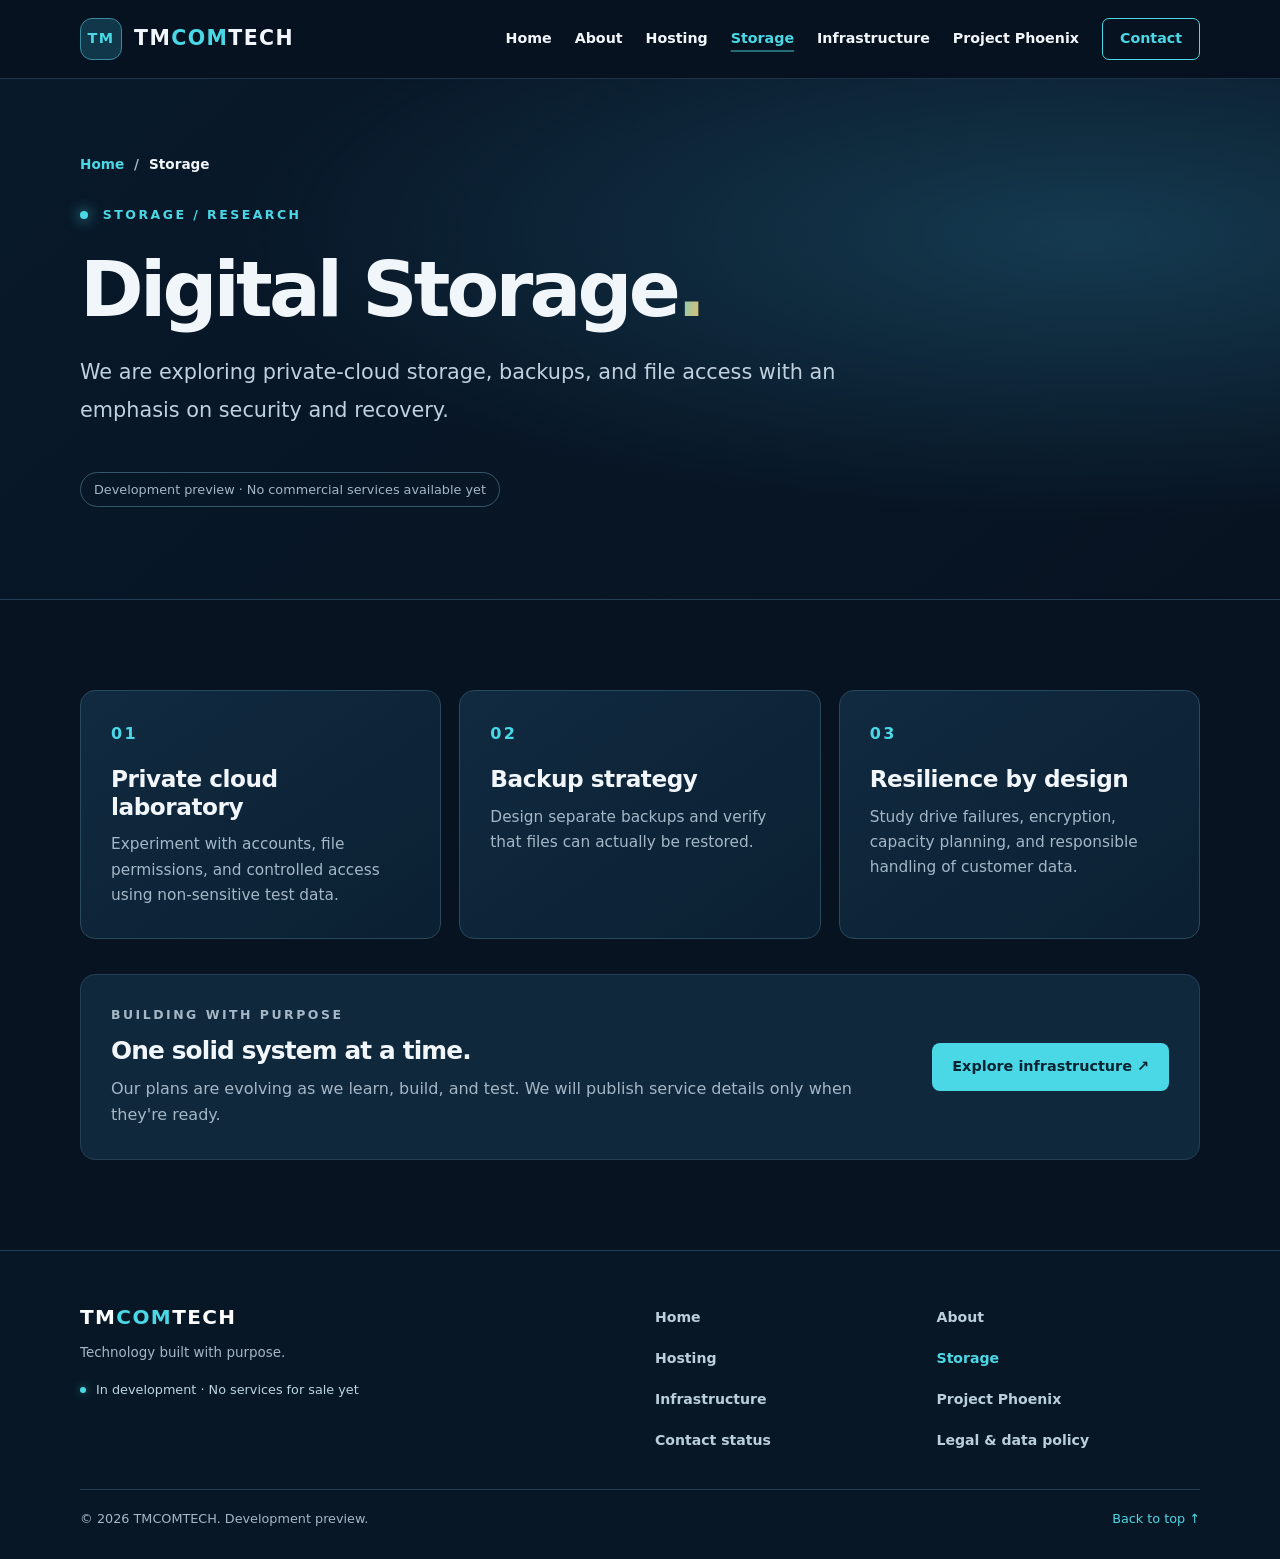
<file: storage.html>
<!doctype html><html lang="en"><head><meta charset="utf-8"><meta name="viewport" content="width=device-width,initial-scale=1"><meta name="theme-color" content="#071321"><meta name="description" content="We are exploring private-cloud storage, backups, and file access with an emphasis on security and recovery."><title>Digital Storage | TMCOMTECH</title><link rel="icon" type="image/svg+xml" href="assets/favicon.svg"><link rel="stylesheet" href="assets/style.css"><script defer src="assets/app.js"></script></head><body><a class="skip" href="#main">Skip to content</a><header class="header"><div class="wrap header-inner"><a class="brand" href="index.html" aria-label="TMCOMTECH home"><span class="brand-icon">TM</span><span>TM<span class="accent">COM</span>TECH</span></a><button class="menu-toggle" type="button" aria-expanded="false" aria-controls="site-nav" aria-label="Open navigation">☰</button><nav id="site-nav" aria-label="Main navigation"><a href="index.html">Home</a><a href="about.html">About</a><a href="hosting.html">Hosting</a><a href="storage.html">Storage</a><a href="infrastructure.html">Infrastructure</a><a href="phoenix.html">Project Phoenix</a><a class="nav-contact" href="contact.html">Contact</a></nav></div></header><main id="main"><section class="inner-hero"><div class="wrap"><nav class="breadcrumbs" aria-label="Breadcrumb"><a href="index.html">Home</a><span aria-hidden="true">/</span><span aria-current="page">Storage</span></nav><p class="eyebrow"><span class="status-dot"></span> STORAGE / RESEARCH</p><h1>Digital Storage<span class="gradient">.</span></h1><p class="inner-lead">We are exploring private-cloud storage, backups, and file access with an emphasis on security and recovery.</p><span class="preview-label">Development preview · No commercial services available yet</span></div></section><section class="section"><div class="wrap"><div class="detail-grid"><article class="detail-card"><span class="detail-num">01</span><h2>Private cloud laboratory</h2><p>Experiment with accounts, file permissions, and controlled access using non-sensitive test data.</p></article><article class="detail-card"><span class="detail-num">02</span><h2>Backup strategy</h2><p>Design separate backups and verify that files can actually be restored.</p></article><article class="detail-card"><span class="detail-num">03</span><h2>Resilience by design</h2><p>Study drive failures, encryption, capacity planning, and responsible handling of customer data.</p></article></div><div class="next-panel"><div><p class="section-kicker">BUILDING WITH PURPOSE</p><h2>One solid system at a time.</h2><p>Our plans are evolving as we learn, build, and test. We will publish service details only when they're ready.</p></div><a class="button primary" href="infrastructure.html">Explore infrastructure ↗</a></div></div></section></main><footer class="site-footer">
  <div class="wrap footer-grid">
    <div class="footer-about">
      <a class="footer-brand" href="index.html" aria-label="TMCOMTECH home">TM<span class="accent">COM</span>TECH</a>
      <p>Technology built with purpose.</p>
      <span class="footer-status"><span class="status-dot" aria-hidden="true"></span> In development · No services for sale yet</span>
    </div>
    <nav class="footer-nav" aria-label="Footer navigation">
      <a href="index.html">Home</a><a href="about.html">About</a>
      <a href="hosting.html">Hosting</a><a href="storage.html">Storage</a>
      <a href="infrastructure.html">Infrastructure</a><a href="phoenix.html">Project Phoenix</a>
      <a href="contact.html">Contact status</a>
      <a href="legal.html">Legal &amp; data policy</a>
    </nav>
  </div>
  <div class="wrap footer-bottom"><span>© <span id="year">2026</span> TMCOMTECH. Development preview.</span><a href="#main">Back to top ↑</a></div>
</footer></body></html>
</file>
<file: assets/style.css>
:root{color-scheme:dark;--bg:#071321;--panel:#0d2033;--panel2:#102940;--text:#f1f6fa;--muted:#a4b7c7;--cyan:#4bd8e6;--gold:#f5b95f;--line:#244057}*{box-sizing:border-box}html{scroll-behavior:smooth}body{margin:0;background:var(--bg);color:var(--text);font:16px/1.65 system-ui,-apple-system,Segoe UI,Roboto,sans-serif}a{color:inherit;text-decoration:none}button{font:inherit}.wrap{width:min(1120px,calc(100% - 40px));margin:auto}.skip{position:absolute;left:-999px;top:0;background:white;color:black;padding:10px;z-index:20}.skip:focus{left:10px}.header{position:sticky;top:0;z-index:10;background:#071321ee;backdrop-filter:blur(16px);border-bottom:1px solid #1d3448}.header-inner{min-height:78px;display:flex;align-items:center;justify-content:space-between;gap:24px}.brand{display:flex;align-items:center;gap:12px;font-weight:900;font-size:1.28rem;letter-spacing:.07em}.brand-icon{display:grid;place-items:center;width:42px;height:42px;border:1px solid #3b899c;border-radius:12px;background:#10374a;color:var(--cyan);font-size:.9rem}.accent{color:var(--cyan)}#site-nav{display:flex;align-items:center;gap:23px;font-size:.89rem;font-weight:600}#site-nav a:hover,footer a:hover{color:var(--cyan)}.nav-contact{padding:8px 17px;border:1px solid var(--cyan);border-radius:7px;color:var(--cyan)}.menu-toggle{display:none;border:1px solid var(--line);background:var(--panel);color:white;border-radius:8px;padding:4px 12px;font-size:1.4rem}.hero{position:relative;overflow:hidden;background:radial-gradient(ellipse at 80% 40%,#12364d 0%,transparent 45%),linear-gradient(140deg,#08192a,#071321);border-bottom:1px solid var(--line)}.hero-grid{display:grid;grid-template-columns:1.12fr .88fr;gap:45px;align-items:center;min-height:610px;padding-block:80px}.eyebrow,.section-kicker{font-size:.78rem;font-weight:800;letter-spacing:.2em;color:var(--cyan)}.status-dot{display:inline-block;width:8px;height:8px;background:var(--cyan);border-radius:50%;margin-right:8px;box-shadow:0 0 14px var(--cyan)}h1,h2,h3,p{margin-top:0}h1{font-size:clamp(2.8rem,6vw,5.2rem);line-height:1.1;letter-spacing:-.05em;margin:22px 0}.gradient{background:linear-gradient(100deg,var(--cyan),var(--gold));background-clip:text;color:transparent}.hero-copy{color:#bfd0df;font-size:1.12rem;max-width:620px}.actions{display:flex;flex-wrap:wrap;gap:12px;margin-top:30px}.button{display:inline-flex;align-items:center;justify-content:center;gap:12px;padding:12px 20px;border-radius:8px;font-weight:800;font-size:.9rem}.primary{background:var(--cyan);color:#082332}.secondary{border:1px solid #517085;color:var(--text)}.button:hover{filter:brightness(1.12)}.hero-note{font-size:.82rem;color:var(--muted);margin-top:22px}.hero-art{position:relative;aspect-ratio:1;display:grid;place-items:center;max-width:430px;width:100%;margin:auto}.orbit{position:absolute;border:1px solid #397188;border-radius:50%;inset:12%;transform:rotate(-22deg)}.orbit-two{inset:0;border-style:dashed;opacity:.45}.core{width:55%;aspect-ratio:1;border-radius:28%;background:linear-gradient(135deg,#173c51,#0c2135);border:2px solid #59d5e0;box-shadow:0 0 60px #29c2db24,inset 0 0 55px #34a7ba16;display:flex;align-items:center;justify-content:center;flex-direction:column;transform:rotate(-8deg)}.core span{font-size:clamp(3.5rem,8vw,6rem);font-weight:900;line-height:1;color:var(--cyan)}.core small{font-size:.65rem;letter-spacing:.5em;color:#d2eaf0}.art-tag{position:absolute;border:1px solid #3d7389;background:#0b2335dd;border-radius:8px;padding:7px 11px;color:#d6e8f2;font-size:.65rem;font-weight:800;letter-spacing:.14em}.tag-one{top:12%;left:1%}.tag-two{right:0;top:28%}.tag-three{bottom:11%;left:7%}.section{padding:90px 0}.narrow{max-width:780px}.section h2{font-size:clamp(2rem,4vw,3.2rem);line-height:1.2;letter-spacing:-.035em;margin:15px 0 24px}.section p{color:var(--muted)}.section-dark{background:#0a1a2b;border-block:1px solid var(--line)}.section-intro{max-width:650px}.cards{display:grid;grid-template-columns:repeat(3,1fr);gap:18px;margin-top:35px}.service-card{position:relative;background:linear-gradient(145deg,#112a40,#0b2032);border:1px solid #2b495c;border-radius:15px;padding:29px;min-height:330px}.service-icon{display:grid;place-items:center;width:54px;height:54px;background:#153d4e;color:var(--cyan);border-radius:12px;font-size:2rem}.pill{display:inline-block;color:var(--gold);font-size:.65rem;letter-spacing:.12em;font-weight:800;margin-top:20px}.service-card h3{font-size:1.5rem;margin:10px 0}.service-card p{font-size:.94rem}.card-foot{display:block;color:var(--cyan);font-size:.78rem;font-weight:800;margin-top:24px}.steps{display:grid;grid-template-columns:repeat(4,1fr);gap:18px;margin-top:32px}.steps>div{border-top:2px solid #317a8b;padding-top:22px}.steps strong{font-size:2rem;color:var(--cyan)}.steps h3{margin:12px 0 5px}.steps p{font-size:.9rem}.phoenix{background:linear-gradient(110deg,#10283b,#152337);border-block:1px solid var(--line)}.phoenix-grid{display:grid;grid-template-columns:1.5fr .5fr;align-items:center;gap:30px}.promise{color:var(--gold)!important;font-style:italic;font-weight:600}.phoenix-mark{display:flex;flex-direction:column;align-items:center;color:var(--gold);font-size:5rem;text-align:center;line-height:1}.phoenix-mark span{font-size:1.2rem;letter-spacing:.22em;font-weight:900;line-height:1.4}.contact{text-align:center}.notice{background:#10283b;border:1px solid var(--line);padding:16px;border-radius:9px;color:#c6d7e4;font-size:.88rem;margin-top:24px}footer{border-top:1px solid var(--line);padding:30px 0;color:var(--muted);font-size:.84rem}.footer-inner{display:flex;justify-content:space-between;gap:25px}.footer-inner strong{font-size:1.2rem;color:white}.footer-inner p{margin:4px 0}a:focus-visible,button:focus-visible{outline:3px solid var(--gold);outline-offset:3px}@media(max-width:850px){#site-nav{gap:12px;font-size:.78rem}.hero-grid{grid-template-columns:1fr;gap:10px;padding-block:65px}.hero-art{max-width:300px}.cards{grid-template-columns:1fr}.service-card{min-height:0}.steps{grid-template-columns:repeat(2,1fr)}}@media(max-width:620px){.wrap{width:min(100% - 32px,1120px)}.header-inner{min-height:68px}.brand{font-size:1.04rem}.brand-icon{width:36px;height:36px}.menu-toggle{display:block}#site-nav{display:none;position:absolute;top:68px;left:0;right:0;background:#091a2b;border-bottom:1px solid var(--line);padding:20px;flex-direction:column;align-items:stretch;gap:14px;font-size:1rem}#site-nav.open{display:flex}.nav-contact{text-align:center}.hero-grid{min-height:0;padding-block:60px}.hero-art{max-width:245px}.section{padding:66px 0}.steps{grid-template-columns:1fr 1fr;gap:24px}.phoenix-grid{grid-template-columns:1fr}.phoenix-mark{font-size:3rem}.footer-inner{flex-direction:column}.hero-copy{font-size:1rem}}@media(prefers-reduced-motion:reduce){html{scroll-behavior:auto}}

/* Build 002: shared internal-page design */
.inner-hero{padding:110px 0 92px;background:radial-gradient(ellipse at 85% 30%,#153a50 0%,transparent 55%),linear-gradient(140deg,#08192a,#071321);border-bottom:1px solid var(--line)}.inner-hero h1{max-width:950px}.inner-lead{max-width:770px;color:#bfd0df;font-size:clamp(1.06rem,2.3vw,1.3rem);line-height:1.7}.preview-label{display:inline-block;margin-top:22px;border:1px solid #34576a;border-radius:99px;padding:7px 13px;font-size:.8rem;color:var(--muted)}.detail-grid{display:grid;grid-template-columns:repeat(3,minmax(0,1fr));gap:18px}.detail-card{padding:30px;background:linear-gradient(145deg,#112a40,#0b2032);border:1px solid #2b495c;border-radius:15px}.detail-num{color:var(--cyan);font-weight:800;letter-spacing:.15em}.detail-card h2{font-size:1.45rem;letter-spacing:-.02em;margin:17px 0 12px}.detail-card p{color:var(--muted);font-size:.96rem;margin:0}.next-panel{display:flex;justify-content:space-between;align-items:center;gap:30px;margin-top:35px;border:1px solid var(--line);border-radius:15px;padding:30px;background:#10283b}.next-panel h2{font-size:1.55rem;margin:10px 0}.next-panel p{color:var(--muted);margin-bottom:0}.next-panel .button{flex-shrink:0}.card-foot:hover{color:white;text-decoration:underline}#site-nav a[aria-current="page"]{color:var(--cyan)}@media(max-width:850px){.detail-grid{grid-template-columns:1fr}.inner-hero{padding:76px 0}.next-panel{flex-direction:column;align-items:flex-start}}@media(max-width:620px){.inner-hero{padding:60px 0}.detail-card{padding:24px}.next-panel{padding:24px}}

/* Build 003: navigation, visual polish, readability, and accessibility */
:root { --soft-border: #31546b; }
html { scroll-padding-top: 90px; }
body { overflow-x: hidden; }
::selection { background: #4bd8e6; color: #071321; }
#site-nav a, .footer-nav a { transition: color .18s ease, background-color .18s ease; }
#site-nav a[aria-current="page"] { color: var(--cyan); }
#site-nav a[aria-current="page"]:not(.nav-contact) { text-decoration: underline; text-decoration-color: #4bd8e675; text-decoration-thickness: 2px; text-underline-offset: 7px; }
.brand, .footer-brand { white-space: nowrap; }
.brand:hover .brand-icon { background: #164a5d; border-color: var(--cyan); }
.brand-icon { transition: background-color .2s ease, border-color .2s ease; }
.button { min-height: 44px; transition: transform .18s ease, background-color .18s ease, border-color .18s ease, filter .18s ease; }
.button:hover { transform: translateY(-2px); }
.button:active { transform: translateY(0); }
.secondary:hover { border-color: var(--cyan); }
.hero-copy, .inner-lead { line-height: 1.8; }
.hero h1, .inner-hero h1, .section h2 { text-wrap: balance; }
.section p { max-width: 77ch; }
.hero { isolation: isolate; }
.hero::before { content: ""; position: absolute; z-index: -1; pointer-events: none; inset: 0; background: radial-gradient(circle at 14% 23%, #2fb5c70d, transparent 38%); }
.service-card, .detail-card { transition: transform .2s ease, border-color .2s ease, box-shadow .2s ease; }
.service-card:hover, .detail-card:hover { transform: translateY(-3px); border-color: #3b8799; box-shadow: 0 14px 34px #00000025; }
.service-card { display: flex; flex-direction: column; }
.service-card .card-foot { margin-top: auto; padding-top: 25px; font-size: .9rem; }
.service-card .pill { line-height: 1.5; }
.steps > div { padding-right: 10px; }
.steps strong { font-variant-numeric: tabular-nums; }
.inner-hero { padding-top: 74px; }
.breadcrumbs { display: flex; position: static; align-items: center; gap: 10px; flex-wrap: wrap; font-size: .85rem; font-weight: 600; letter-spacing: 0; margin-bottom: 30px; padding: 0; border: 0; background: none; color: var(--muted); }
.breadcrumbs a { color: var(--cyan); }
.breadcrumbs a:hover { text-decoration: underline; }
.breadcrumbs [aria-current="page"] { color: var(--text); }
.preview-label { line-height: 1.5; }
.next-panel .button { white-space: normal; text-align: center; }
.site-footer { background: #081725; }
.footer-grid { display: grid; grid-template-columns: 1fr 1fr; gap: 30px; padding: 20px 0 32px; }
.footer-brand { display: inline-block; font-size: 1.25rem; font-weight: 900; letter-spacing: .07em; color: white; }
.footer-about > p { margin: 8px 0 14px; color: var(--muted); }
.footer-status { display: inline-flex; align-items: center; gap: 3px; font-size: .8rem; color: #bdd5df; }
.footer-status .status-dot { width: 6px; height: 6px; margin-right: 7px; box-shadow: 0 0 9px #4bd8e688; }
.footer-nav { display: grid; grid-template-columns: repeat(2, minmax(0,1fr)); gap: 8px 18px; align-items: start; font-size: .88rem; font-weight: 600; letter-spacing: 0; }
.footer-nav a { width: fit-content; padding: 5px 0; color: #bbcedc; }
.footer-nav a[aria-current="page"] { color: var(--cyan); }
.footer-nav a:hover { color: white; text-decoration: underline; text-underline-offset: 4px; }
.footer-bottom { display: flex; align-items: center; justify-content: space-between; gap: 15px; padding-top: 18px; border-top: 1px solid var(--line); color: var(--muted); font-size: .8rem; }
.footer-bottom a { color: var(--cyan); white-space: nowrap; }
.footer-bottom a:hover { text-decoration: underline; }
@media (max-width: 980px) {
  .header-inner { min-height: 72px; }
  .menu-toggle { display: block; min-width: 46px; min-height: 46px; padding: 4px 10px; cursor: pointer; }
  #site-nav { display: none; position: absolute; top: 100%; left: 0; right: 0; gap: 0; max-height: min(75vh, 640px); overflow-y: auto; background: #091a2bf7; border-bottom: 1px solid var(--soft-border); box-shadow: 0 18px 25px #0005; padding: 12px max(20px, calc((100vw - 1120px)/2)); flex-direction: column; align-items: stretch; font-size: 1rem; }
  #site-nav.open { display: flex; }
  #site-nav a { display: block; min-height: 46px; padding: 10px 14px; border-radius: 8px; }
  #site-nav a:hover, #site-nav a[aria-current="page"] { background: #15354a; }
  #site-nav .nav-contact { margin: 8px 0; text-align: center; }
  #site-nav a[aria-current="page"]:not(.nav-contact) { text-decoration: none; }
}
@media (max-width: 620px) {
  .hero-grid { padding-block: 54px 60px; }
  .hero h1 { font-size: clamp(2.6rem, 9.6vw, 4rem); }
  .hero-art { max-width: 235px; margin-top: 14px; }
  .brand { font-size: clamp(.89rem, 4.4vw, 1.1rem); gap: 9px; letter-spacing: .045em; }
  .brand-icon { flex-shrink: 0; }
  .actions .button { flex: 1 1 180px; }
  .section { padding-block: 60px; }
  .inner-hero { padding: 54px 0 64px; }
  .inner-hero h1 { overflow-wrap: anywhere; }
  .breadcrumbs { margin-bottom: 25px; }
  .steps { grid-template-columns: 1fr 1fr; gap: 18px; }
  .steps > div { padding-right: 0; }
  .footer-grid { grid-template-columns: 1fr; gap: 25px; padding-top: 10px; }
  .footer-nav { grid-template-columns: 1fr 1fr; }
  .footer-bottom { align-items: flex-start; flex-direction: column; }
}
@media (max-width: 380px) { .steps { grid-template-columns: 1fr; } .art-tag { font-size: .57rem; } }
@media (hover: none) { .service-card:hover, .detail-card:hover, .button:hover { transform: none; } }
@media (prefers-reduced-motion: reduce) { *, *::before, *::after { scroll-behavior: auto !important; transition-duration: .01ms !important; animation-duration: .01ms !important; } }


/* Legal & client data policy: readable, accessible long-form content */
.policy-content{max-width:850px;margin:50px auto 0}
.policy-section{padding:28px 0;border-bottom:1px solid var(--line)}
.policy-section:first-child{padding-top:0}
.policy-section:last-child{border-bottom:none}
.policy-section h2{font-size:clamp(1.4rem,3vw,1.85rem);margin:0 0 15px}
.policy-section p{font-size:1rem;color:var(--muted);max-width:75ch;margin:0 0 15px}
.policy-section p:last-child{margin-bottom:0}
.policy-section strong{color:var(--text)}
@media(max-width:620px){.policy-content{margin-top:30px}.policy-section{padding:23px 0}}
</file>
